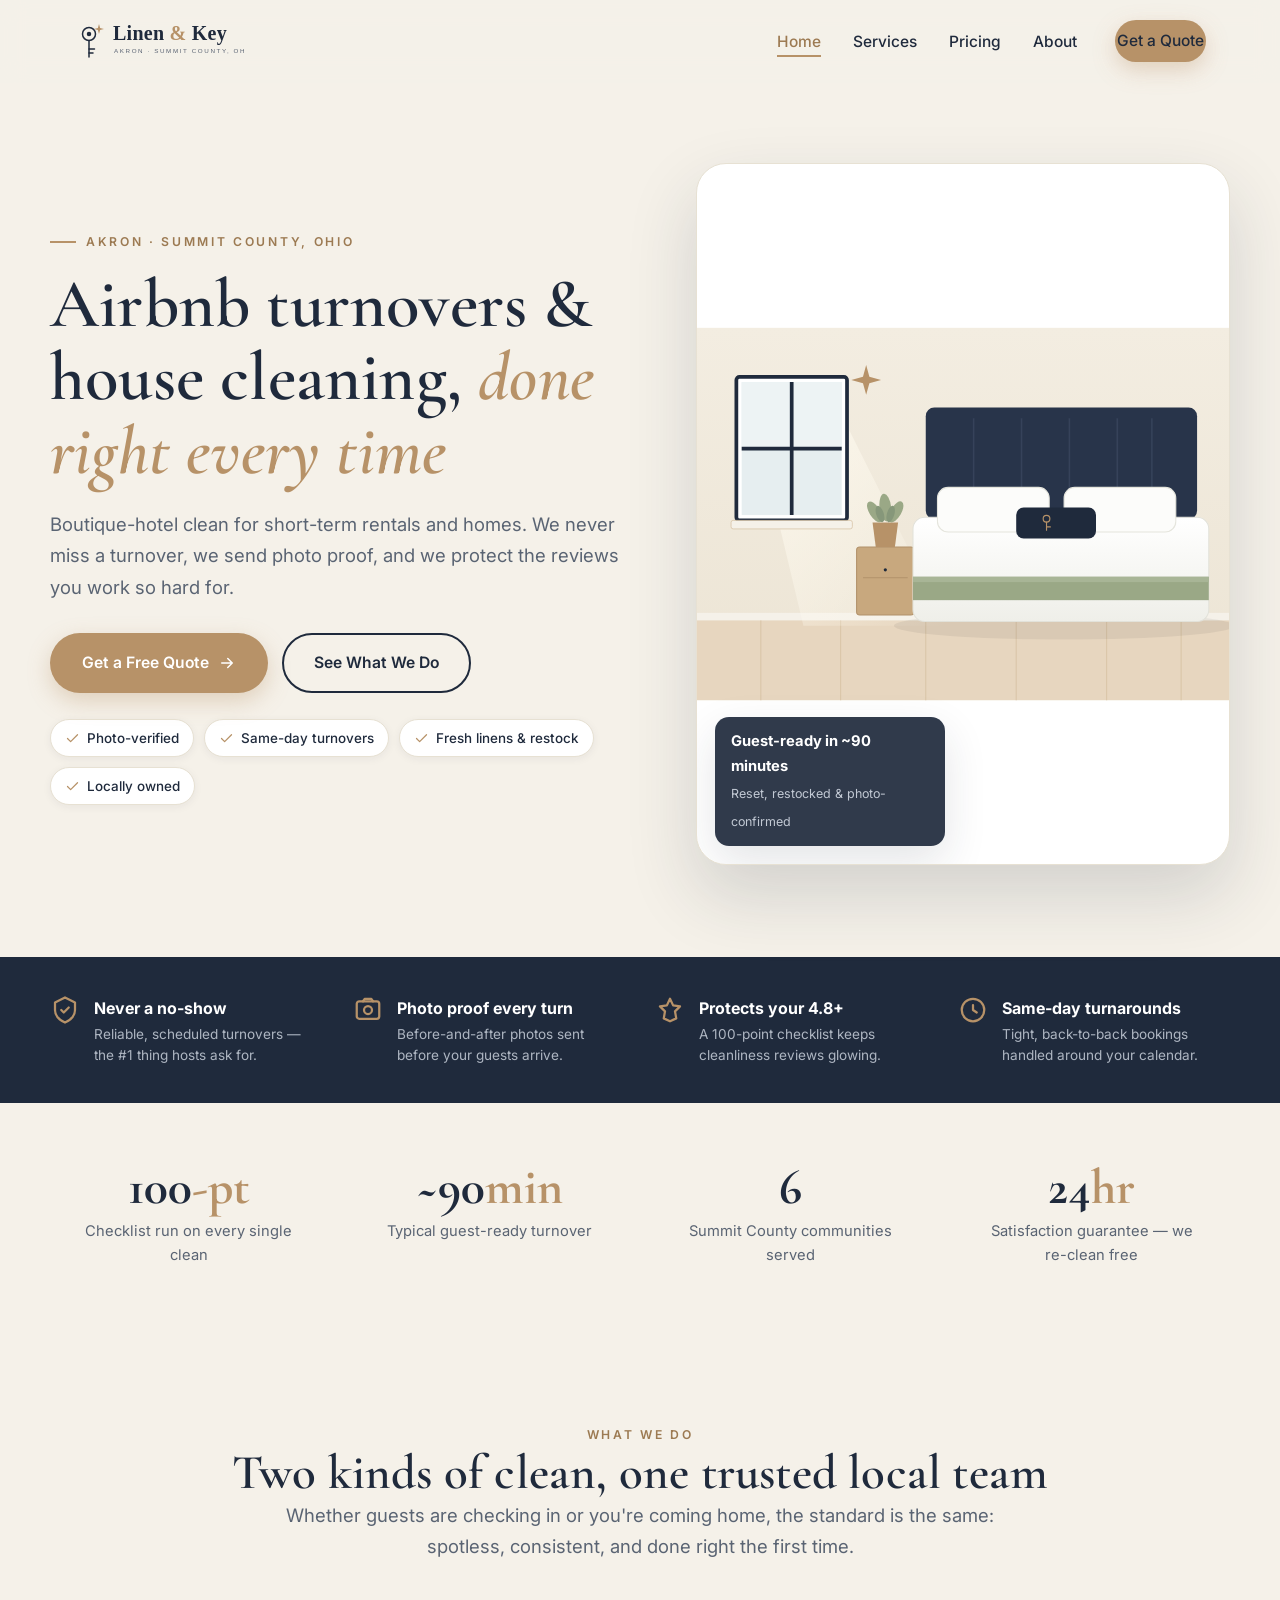
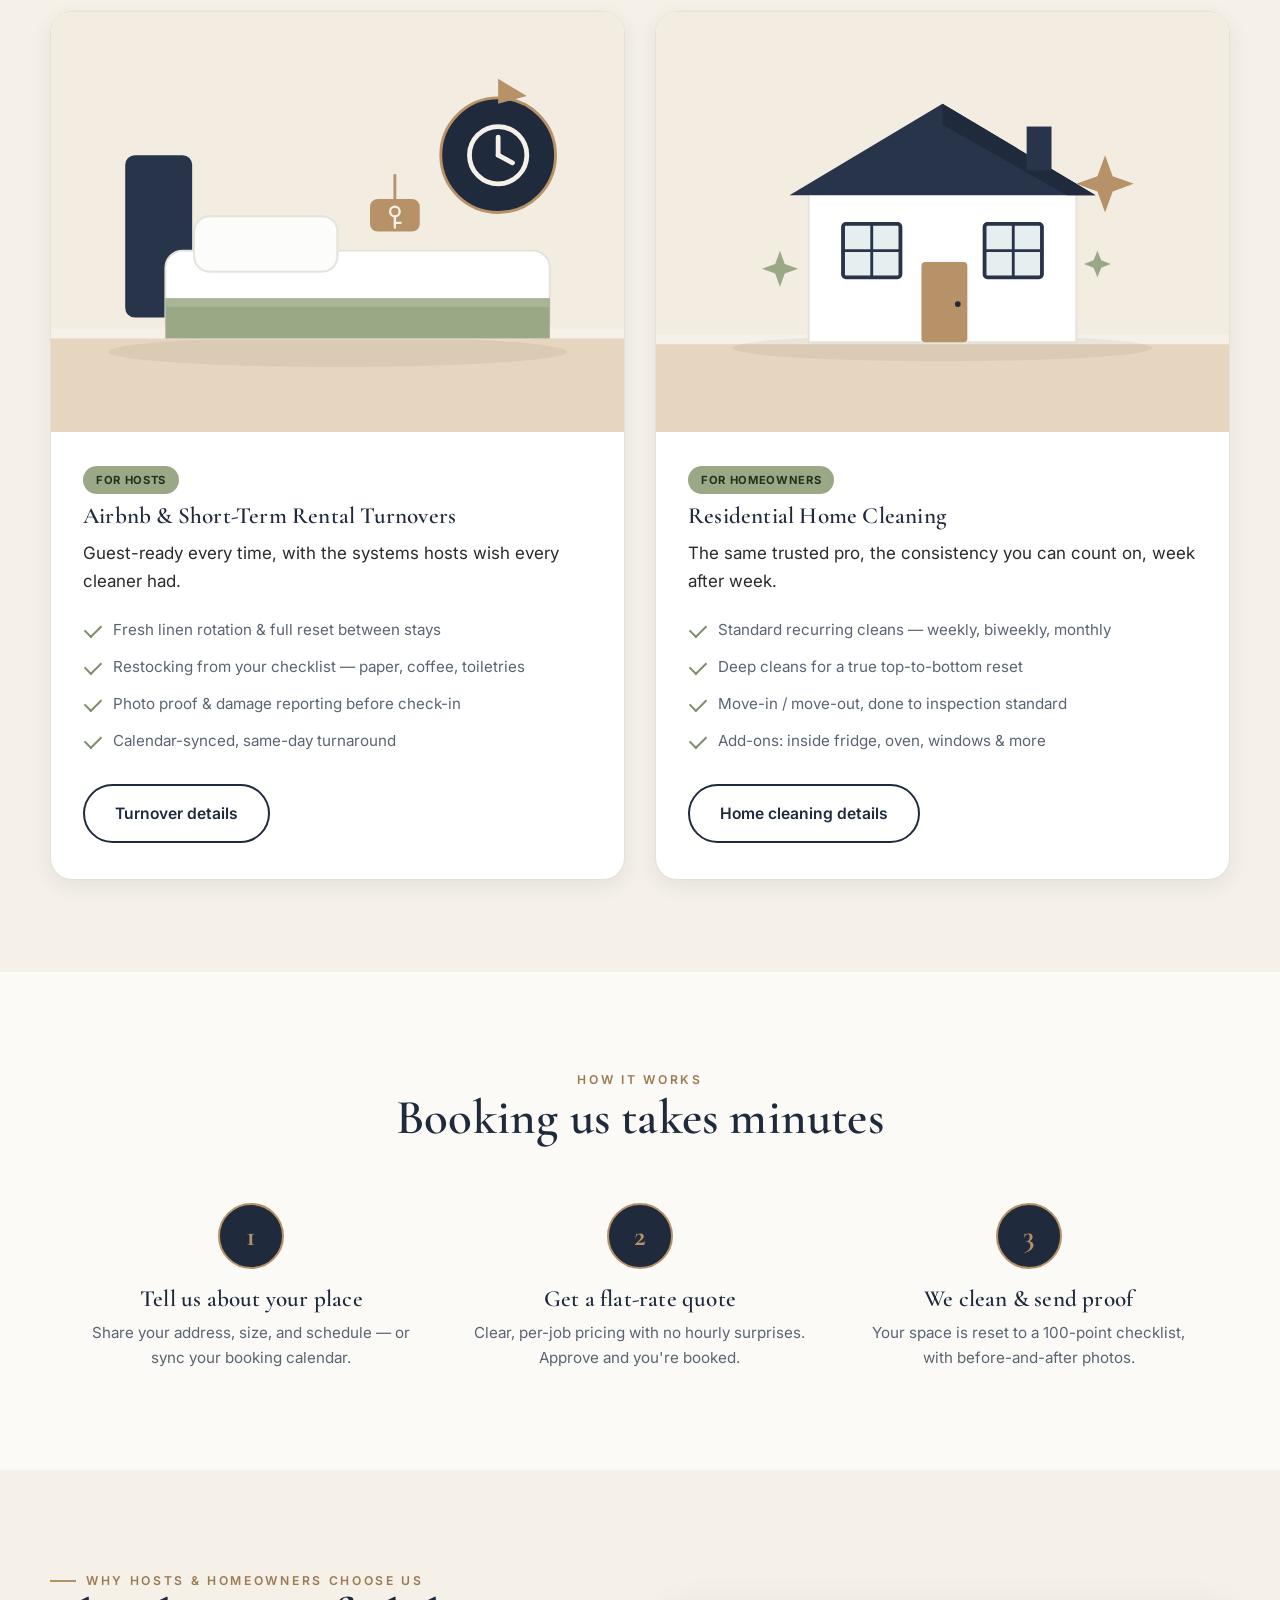
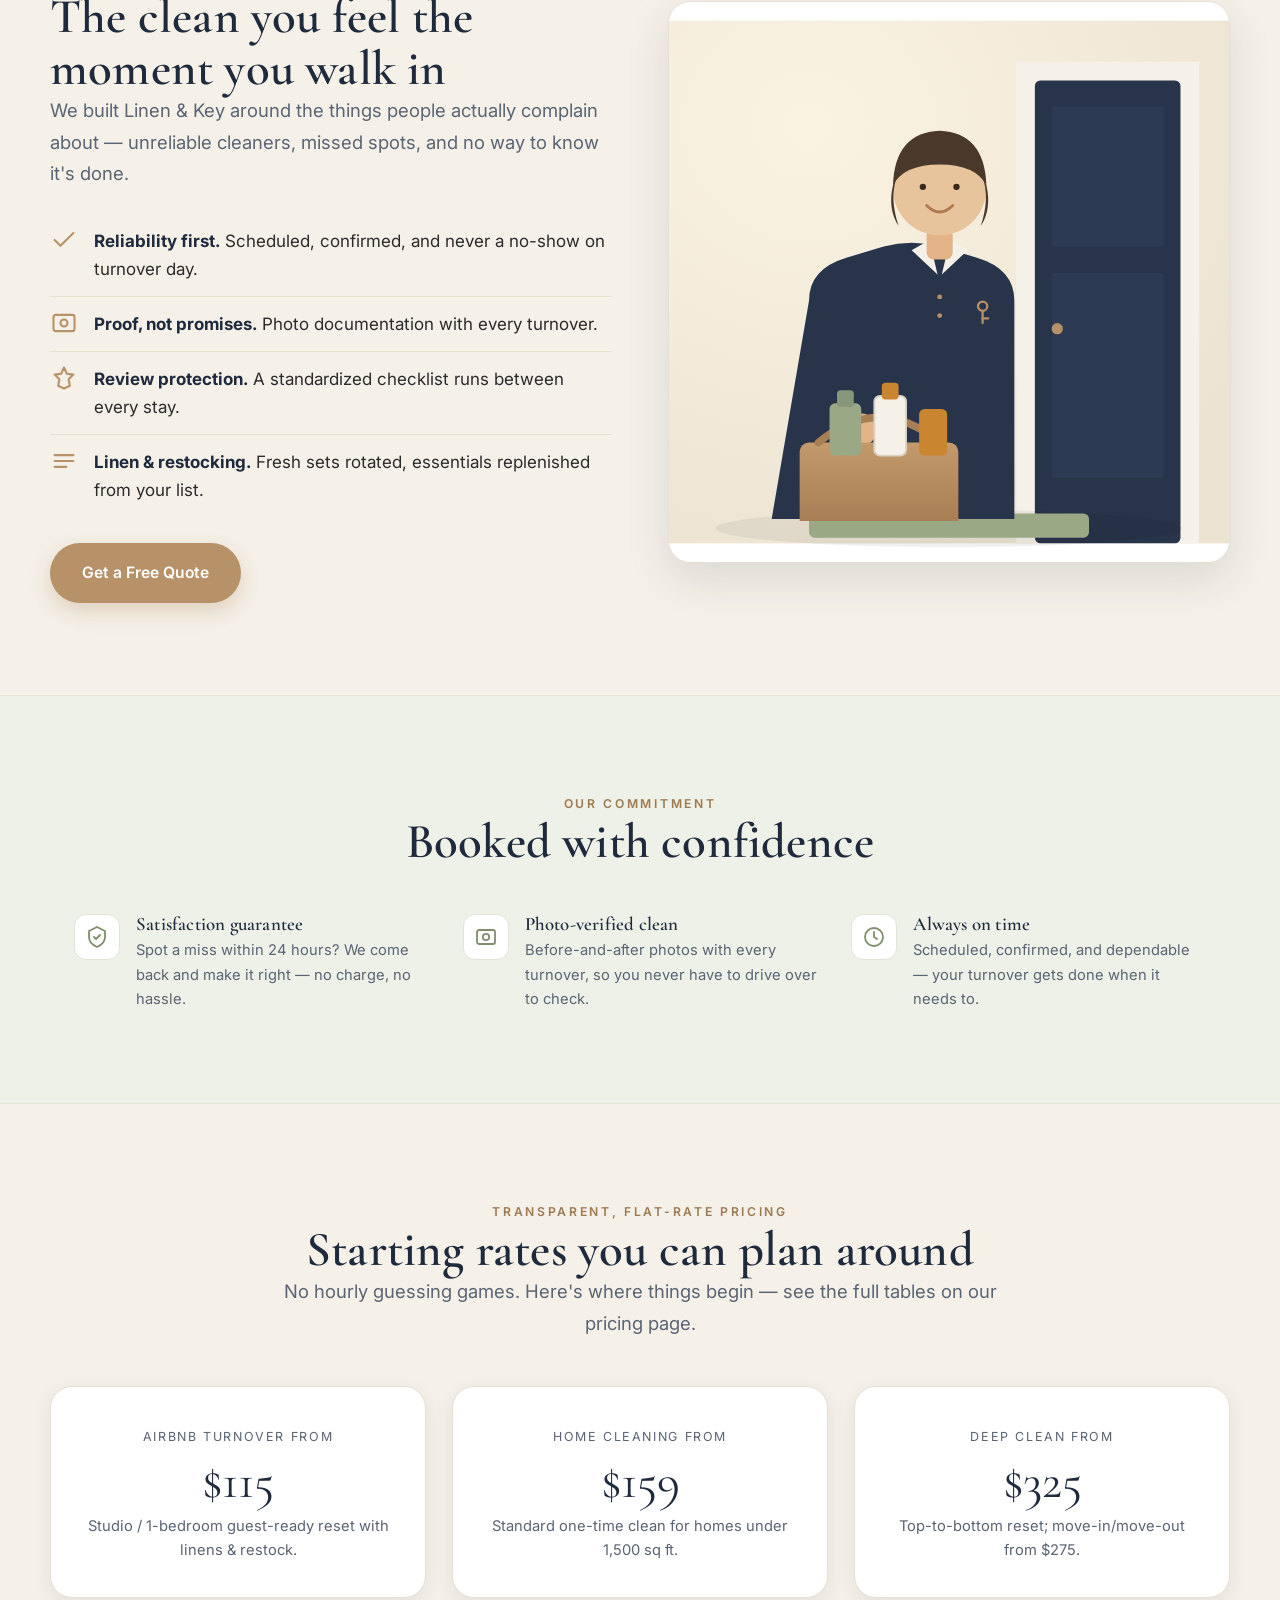
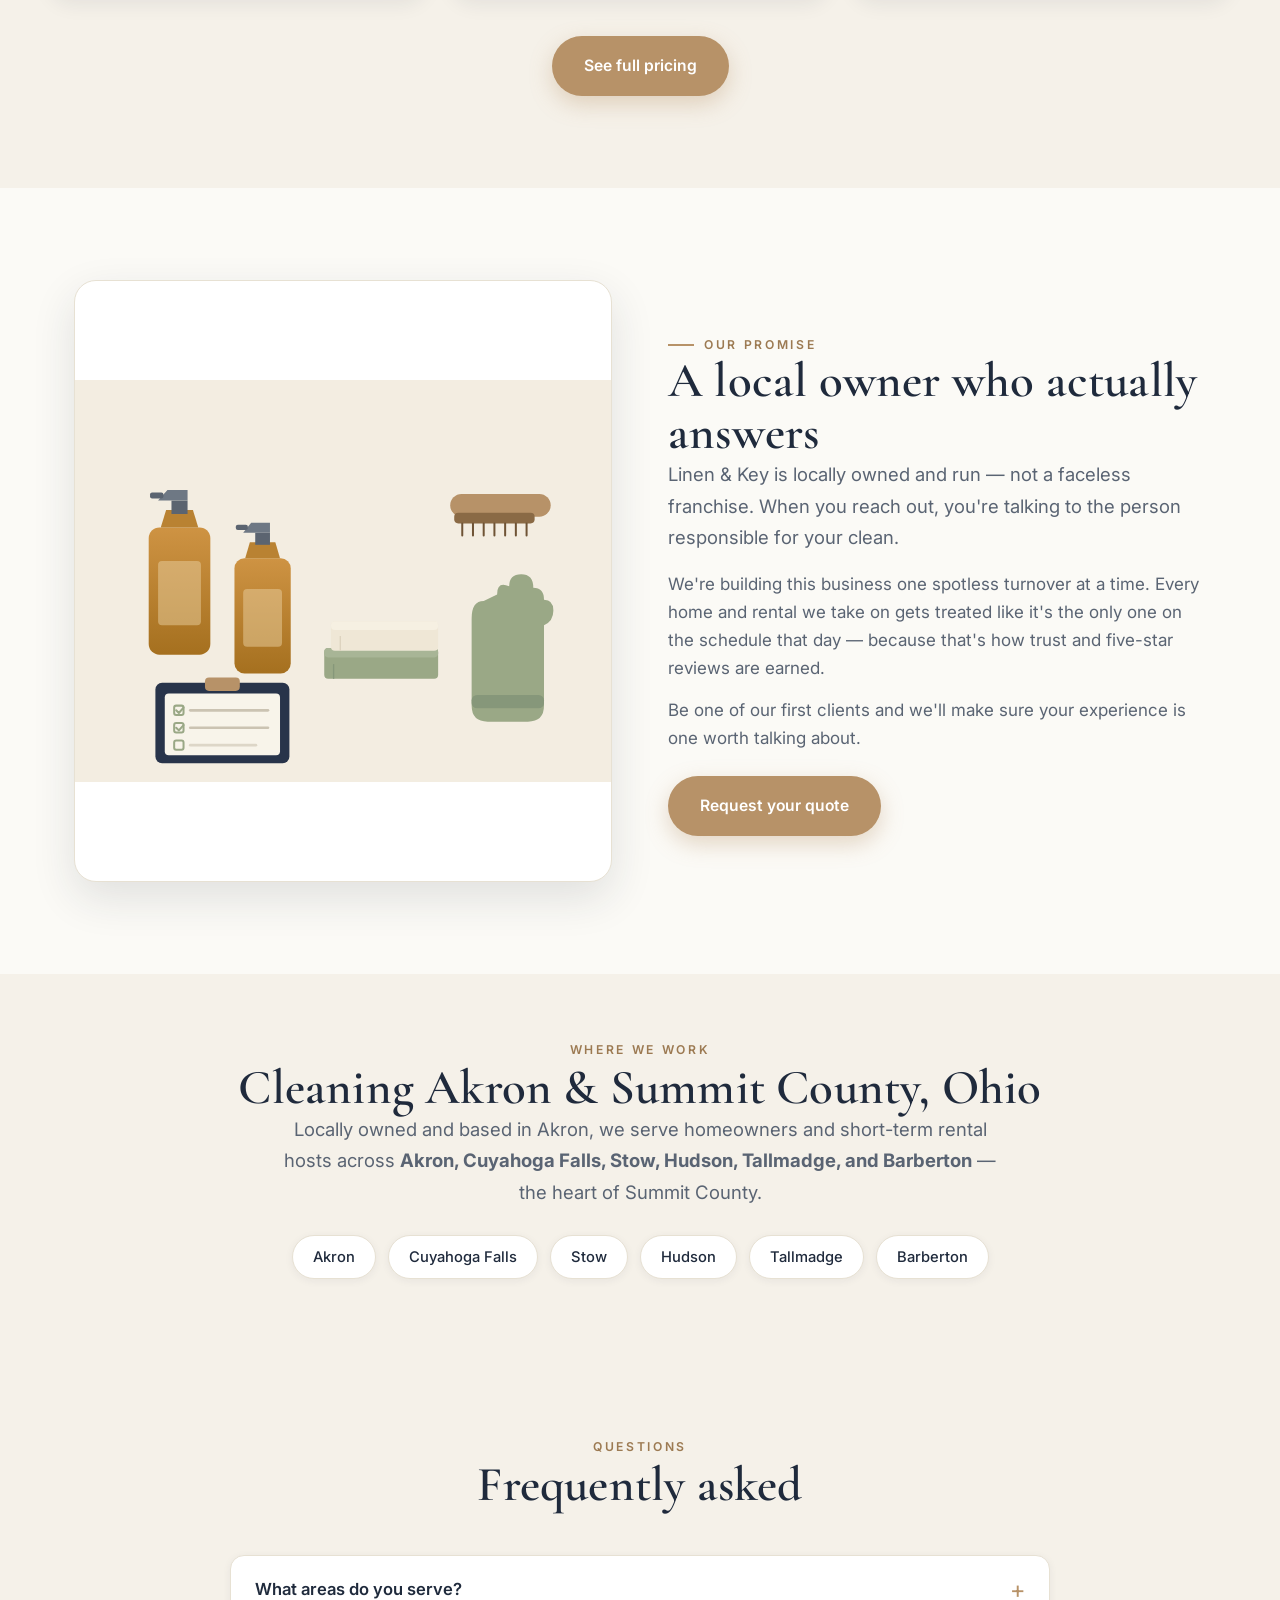
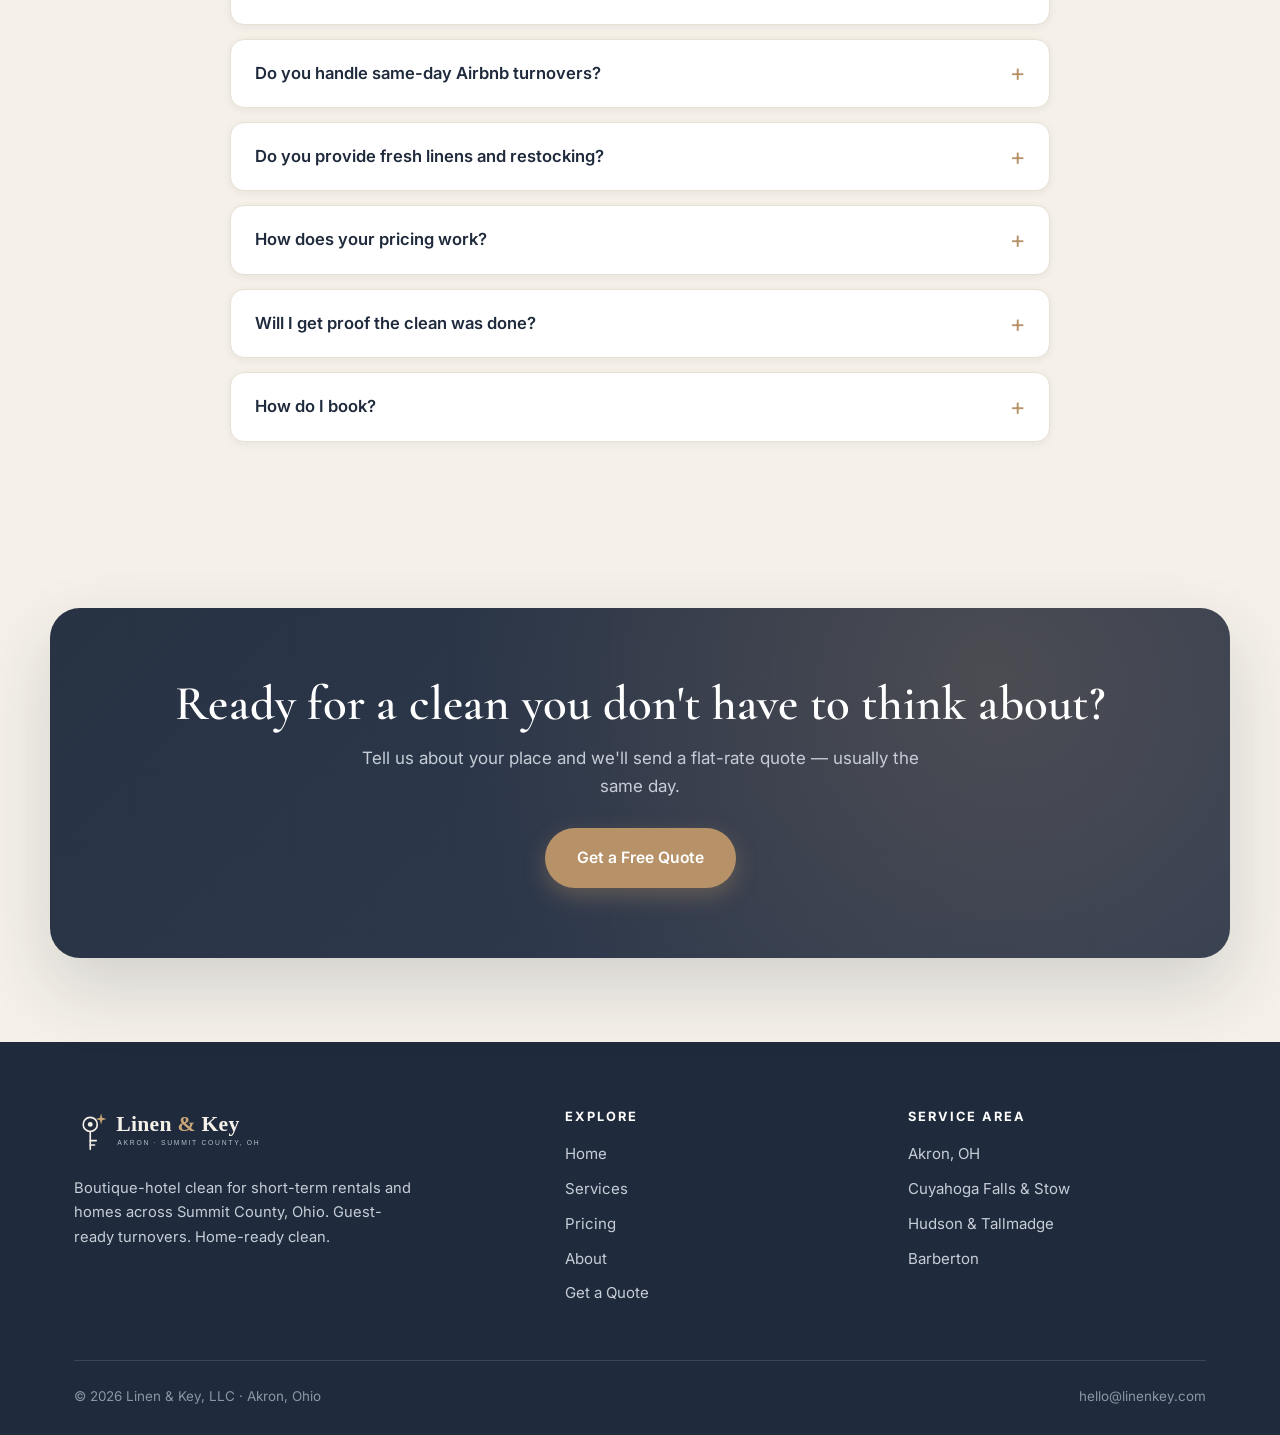
<file: index.html>
<!DOCTYPE html>
<html lang="en">
<head>
<meta charset="UTF-8">
<meta name="viewport" content="width=device-width, initial-scale=1">
<title>Airbnb &amp; House Cleaning Akron, OH | Linen &amp; Key</title>
<meta name="description" content="Linen &amp; Key handles Airbnb turnovers &amp; home cleaning across Akron and Summit County. Reliable, photo-verified, guest-ready. Get a free quote.">
<link rel="canonical" href="https://linenkey.com/">
<link rel="icon" type="image/svg+xml" href="images/favicon.svg">
<meta name="theme-color" content="#1F2A3C">
<meta property="og:title" content="Airbnb &amp; House Cleaning Akron, OH | Linen &amp; Key">
<meta property="og:description" content="Guest-ready turnovers. Home-ready clean. Reliable, photo-verified cleaning for Airbnb hosts and homeowners across Summit County, Ohio.">
<meta property="og:type" content="website">
<meta property="og:url" content="https://linenkey.com/">
<meta property="og:image" content="https://linenkey.com/images/og-image.png">
<meta property="og:site_name" content="Linen &amp; Key">
<meta name="twitter:card" content="summary_large_image">
<meta name="twitter:title" content="Airbnb &amp; House Cleaning Akron, OH | Linen &amp; Key">
<meta name="twitter:description" content="Guest-ready turnovers. Home-ready clean. Reliable, photo-verified cleaning across Summit County, Ohio.">
<meta name="twitter:image" content="https://linenkey.com/images/og-image.png">
<link rel="preconnect" href="https://fonts.googleapis.com">
<link rel="preconnect" href="https://fonts.gstatic.com" crossorigin>
<link href="https://fonts.googleapis.com/css2?family=Cormorant+Garamond:wght@500;600;700&family=Inter:wght@400;500;600;700&display=swap" rel="stylesheet">
<link rel="stylesheet" href="css/styles.css">
<script type="application/ld+json">
{
  "@context":"https://schema.org",
  "@type":"HouseKeeping",
  "name":"Linen & Key",
  "image":"https://linenkey.com/images/og-image.png",
  "url":"https://linenkey.com/",
  "email":"hello@linenkey.com",
  "priceRange":"$$",
  "slogan":"Guest-ready turnovers. Home-ready clean.",
  "address":{"@type":"PostalAddress","addressLocality":"Akron","addressRegion":"OH","postalCode":"44301","addressCountry":"US"},
  "areaServed":["Akron, OH","Cuyahoga Falls, OH","Stow, OH","Hudson, OH","Tallmadge, OH","Barberton, OH"],
  "openingHours":"Mo-Sa 08:00-18:00",
  "description":"Premium Airbnb/short-term rental turnover cleaning and residential home cleaning serving Akron and Summit County, Ohio."
}
</script>
<script type="application/ld+json">
{
  "@context":"https://schema.org",
  "@type":"FAQPage",
  "mainEntity":[
    {"@type":"Question","name":"What areas do you serve?","acceptedAnswer":{"@type":"Answer","text":"We serve Akron, Cuyahoga Falls, Stow, Hudson, Tallmadge, and Barberton in Summit County, Ohio."}},
    {"@type":"Question","name":"Do you handle same-day Airbnb turnovers?","acceptedAnswer":{"@type":"Answer","text":"Yes. We schedule turnovers around your checkout and check-in times and offer same-day service for tight, back-to-back bookings (subject to availability)."}},
    {"@type":"Question","name":"Do you provide fresh linens and restocking?","acceptedAnswer":{"@type":"Answer","text":"Yes. We rotate fresh linen sets, launder as needed, and restock essentials such as toilet paper, paper towels, coffee, and toiletries from your checklist."}},
    {"@type":"Question","name":"How does pricing work?","acceptedAnswer":{"@type":"Answer","text":"We price flat-rate by the job, not by the hour, so you always know the cost up front. Airbnb turnovers start at $115 and recurring home cleans start at $159, with discounts for weekly and biweekly service."}},
    {"@type":"Question","name":"Will I get proof the clean was done?","acceptedAnswer":{"@type":"Answer","text":"Yes. We send before-and-after photos with every turnover so you know your space is guest-ready before anyone arrives."}},
    {"@type":"Question","name":"How do I book?","acceptedAnswer":{"@type":"Answer","text":"Request a free quote through our contact form or email hello@linenkey.com. We typically respond the same day with a flat-rate quote."}}
  ]
}
</script>
</head>
<body>
<a class="skip-link" href="#main">Skip to content</a>

<header class="site-header">
  <div class="wrap nav">
    <a class="brand" href="index.html" aria-label="Linen and Key home"><img src="images/logo-navy.svg" alt="Linen &amp; Key — Airbnb and house cleaning in Akron, Ohio"></a>
    <button class="nav-toggle" aria-label="Open menu" aria-expanded="false"><span></span><span></span><span></span></button>
    <ul class="nav-links">
      <li><a href="index.html" class="active">Home</a></li>
      <li><a href="services.html">Services</a></li>
      <li><a href="pricing.html">Pricing</a></li>
      <li><a href="about.html">About</a></li>
      <li class="nav-cta"><a class="btn btn-primary" href="contact.html">Get a Quote</a></li>
    </ul>
  </div>
</header>

<main id="main">

<!-- HERO -->
<section class="hero wrap">
  <div class="hero-grid">
    <div class="reveal in">
      <span class="eyebrow">Akron · Summit County, Ohio</span>
      <h1>Airbnb turnovers &amp; house cleaning, <span class="accent">done right every time</span></h1>
      <p class="lead">Boutique-hotel clean for short-term rentals and homes. We never miss a turnover, we send photo proof, and we protect the reviews you work so hard for.</p>
      <div class="hero-cta">
        <a class="btn btn-primary" href="contact.html">Get a Free Quote
          <svg viewBox="0 0 24 24" fill="none" stroke="currentColor" stroke-width="2" stroke-linecap="round" stroke-linejoin="round"><path d="M5 12h14M13 6l6 6-6 6"/></svg>
        </a>
        <a class="btn btn-secondary" href="services.html">See What We Do</a>
      </div>
      <div class="hero-badges">
        <span><svg viewBox="0 0 24 24" fill="none" stroke="currentColor" stroke-width="2" stroke-linecap="round" stroke-linejoin="round"><path d="M20 6 9 17l-5-5"/></svg> Photo-verified</span>
        <span><svg viewBox="0 0 24 24" fill="none" stroke="currentColor" stroke-width="2" stroke-linecap="round" stroke-linejoin="round"><path d="M20 6 9 17l-5-5"/></svg> Same-day turnovers</span>
        <span><svg viewBox="0 0 24 24" fill="none" stroke="currentColor" stroke-width="2" stroke-linecap="round" stroke-linejoin="round"><path d="M20 6 9 17l-5-5"/></svg> Fresh linens &amp; restock</span>
        <span><svg viewBox="0 0 24 24" fill="none" stroke="currentColor" stroke-width="2" stroke-linecap="round" stroke-linejoin="round"><path d="M20 6 9 17l-5-5"/></svg> Locally owned</span>
      </div>
    </div>
    <div class="hero-img reveal in">
      <img src="images/hero-bedroom.svg" alt="A freshly made bed with crisp white and grey linens in a bright, modern short-term rental bedroom" width="1000" height="700">
      <div class="hero-tag">
        <strong>Guest-ready in ~90 minutes</strong>
        <span>Reset, restocked &amp; photo-confirmed</span>
      </div>
    </div>
  </div>
</section>

<!-- TRUST BAR -->
<section class="trust">
  <div class="wrap trust-grid">
    <div class="trust-item">
      <svg width="30" height="30" viewBox="0 0 24 24" fill="none" stroke="currentColor" stroke-width="1.8" stroke-linecap="round" stroke-linejoin="round"><path d="M12 2l8 4v6c0 5-3.5 8-8 10-4.5-2-8-5-8-10V6z"/><path d="M9 12l2 2 4-4"/></svg>
      <div><h4>Never a no-show</h4><p>Reliable, scheduled turnovers — the #1 thing hosts ask for.</p></div>
    </div>
    <div class="trust-item">
      <svg width="30" height="30" viewBox="0 0 24 24" fill="none" stroke="currentColor" stroke-width="1.8" stroke-linecap="round" stroke-linejoin="round"><rect x="3" y="5" width="18" height="14" rx="2"/><circle cx="12" cy="12" r="3.2"/><path d="M8 5l1.5-2h5L16 5"/></svg>
      <div><h4>Photo proof every turn</h4><p>Before-and-after photos sent before your guests arrive.</p></div>
    </div>
    <div class="trust-item">
      <svg width="30" height="30" viewBox="0 0 24 24" fill="none" stroke="currentColor" stroke-width="1.8" stroke-linecap="round" stroke-linejoin="round"><path d="M12 3l2.5 5.3 5.5.8-4 4 1 5.6L12 21l-5-2.3 1-5.6-4-4 5.5-.8z"/></svg>
      <div><h4>Protects your 4.8+</h4><p>A 100-point checklist keeps cleanliness reviews glowing.</p></div>
    </div>
    <div class="trust-item">
      <svg width="30" height="30" viewBox="0 0 24 24" fill="none" stroke="currentColor" stroke-width="1.8" stroke-linecap="round" stroke-linejoin="round"><path d="M12 8v4l3 2"/><circle cx="12" cy="12" r="9"/></svg>
      <div><h4>Same-day turnarounds</h4><p>Tight, back-to-back bookings handled around your calendar.</p></div>
    </div>
  </div>
</section>

<!-- STATS -->
<section class="section--tight wrap">
  <div class="stats reveal">
    <div class="stat"><div class="num">100<span>-pt</span></div><p>Checklist run on every single clean</p></div>
    <div class="stat"><div class="num">~90<span>min</span></div><p>Typical guest-ready turnover</p></div>
    <div class="stat"><div class="num">6</div><p>Summit County communities served</p></div>
    <div class="stat"><div class="num">24<span>hr</span></div><p>Satisfaction guarantee — we re-clean free</p></div>
  </div>
</section>

<!-- SERVICES -->
<section class="section wrap reveal">
  <div class="center">
    <span class="eyebrow">What we do</span>
    <h2>Two kinds of clean, one trusted local team</h2>
    <p class="lead">Whether guests are checking in or you're coming home, the standard is the same: spotless, consistent, and done right the first time.</p>
  </div>
  <div class="cards">
    <article class="card">
      <img class="card-img" src="images/service-turnover.svg" alt="Airbnb and short-term rental turnover cleaning — a guest-ready bed with fast turnaround">
      <div class="card-body">
        <span class="pill">For hosts</span>
        <h3 style="margin-top:10px">Airbnb &amp; Short-Term Rental Turnovers</h3>
        <p>Guest-ready every time, with the systems hosts wish every cleaner had.</p>
        <ul class="card-list">
          <li>Fresh linen rotation &amp; full reset between stays</li>
          <li>Restocking from your checklist — paper, coffee, toiletries</li>
          <li>Photo proof &amp; damage reporting before check-in</li>
          <li>Calendar-synced, same-day turnaround</li>
        </ul>
        <a class="btn btn-secondary" href="services.html">Turnover details</a>
      </div>
    </article>
    <article class="card">
      <img class="card-img" src="images/service-residential.svg" alt="Residential home cleaning — a bright, spotless living space">
      <div class="card-body">
        <span class="pill">For homeowners</span>
        <h3 style="margin-top:10px">Residential Home Cleaning</h3>
        <p>The same trusted pro, the consistency you can count on, week after week.</p>
        <ul class="card-list">
          <li>Standard recurring cleans — weekly, biweekly, monthly</li>
          <li>Deep cleans for a true top-to-bottom reset</li>
          <li>Move-in / move-out, done to inspection standard</li>
          <li>Add-ons: inside fridge, oven, windows &amp; more</li>
        </ul>
        <a class="btn btn-secondary" href="services.html">Home cleaning details</a>
      </div>
    </article>
  </div>
</section>

<!-- HOW IT WORKS -->
<section class="section alt">
  <div class="wrap reveal">
    <div class="center">
      <span class="eyebrow">How it works</span>
      <h2>Booking us takes minutes</h2>
    </div>
    <div class="steps">
      <div class="step"><div class="step-num">1</div><h3>Tell us about your place</h3><p>Share your address, size, and schedule — or sync your booking calendar.</p></div>
      <div class="step"><div class="step-num">2</div><h3>Get a flat-rate quote</h3><p>Clear, per-job pricing with no hourly surprises. Approve and you're booked.</p></div>
      <div class="step"><div class="step-num">3</div><h3>We clean &amp; send proof</h3><p>Your space is reset to a 100-point checklist, with before-and-after photos.</p></div>
    </div>
  </div>
</section>

<!-- WHY US (split) -->
<section class="section wrap reveal">
  <div class="split">
    <div>
      <span class="eyebrow">Why hosts &amp; homeowners choose us</span>
      <h2>The clean you feel the moment you walk in</h2>
      <p class="lead">We built Linen &amp; Key around the things people actually complain about — unreliable cleaners, missed spots, and no way to know it's done.</p>
      <ul class="feature-list">
        <li><svg class="ic" viewBox="0 0 24 24" fill="none" stroke="currentColor" stroke-width="1.8" stroke-linecap="round" stroke-linejoin="round"><path d="M20 6L9 17l-5-5"/></svg><strong>Reliability first.</strong> Scheduled, confirmed, and never a no-show on turnover day.</li>
        <li><svg class="ic" viewBox="0 0 24 24" fill="none" stroke="currentColor" stroke-width="1.8" stroke-linecap="round" stroke-linejoin="round"><rect x="3" y="5" width="18" height="14" rx="2"/><circle cx="12" cy="12" r="3"/></svg><strong>Proof, not promises.</strong> Photo documentation with every turnover.</li>
        <li><svg class="ic" viewBox="0 0 24 24" fill="none" stroke="currentColor" stroke-width="1.8" stroke-linecap="round" stroke-linejoin="round"><path d="M12 3l2.5 5.3 5.5.8-4 4 1 5.6L12 21l-5-2.3 1-5.6-4-4 5.5-.8z"/></svg><strong>Review protection.</strong> A standardized checklist runs between every stay.</li>
        <li><svg class="ic" viewBox="0 0 24 24" fill="none" stroke="currentColor" stroke-width="1.8" stroke-linecap="round" stroke-linejoin="round"><path d="M4 7h16M4 12h16M4 17h10"/></svg><strong>Linen &amp; restocking.</strong> Fresh sets rotated, essentials replenished from your list.</li>
      </ul>
      <a class="btn btn-primary" href="contact.html" style="margin-top:26px">Get a Free Quote</a>
    </div>
    <div class="split-img">
      <img src="images/about-trust.svg" alt="A friendly, professional Linen and Key cleaner in a navy polo holding a cleaning caddy at a Summit County front door" width="600" height="560">
    </div>
  </div>
</section>

<!-- GUARANTEE -->
<section class="guarantee section">
  <div class="wrap reveal">
    <div class="center" style="margin-bottom:46px">
      <span class="eyebrow">Our commitment</span>
      <h2>Booked with confidence</h2>
    </div>
    <div class="guar-grid">
      <div class="guar">
        <div class="ic"><svg viewBox="0 0 24 24" fill="none" stroke="currentColor" stroke-width="1.8" stroke-linecap="round" stroke-linejoin="round"><path d="M12 2l8 4v6c0 5-3.5 8-8 10-4.5-2-8-5-8-10V6z"/><path d="M9 12l2 2 4-4"/></svg></div>
        <div><h3>Satisfaction guarantee</h3><p>Spot a miss within 24 hours? We come back and make it right — no charge, no hassle.</p></div>
      </div>
      <div class="guar">
        <div class="ic"><svg viewBox="0 0 24 24" fill="none" stroke="currentColor" stroke-width="1.8" stroke-linecap="round" stroke-linejoin="round"><rect x="3" y="5" width="18" height="14" rx="2"/><circle cx="12" cy="12" r="3.2"/></svg></div>
        <div><h3>Photo-verified clean</h3><p>Before-and-after photos with every turnover, so you never have to drive over to check.</p></div>
      </div>
      <div class="guar">
        <div class="ic"><svg viewBox="0 0 24 24" fill="none" stroke="currentColor" stroke-width="1.8" stroke-linecap="round" stroke-linejoin="round"><circle cx="12" cy="12" r="9"/><path d="M12 7v5l3 2"/></svg></div>
        <div><h3>Always on time</h3><p>Scheduled, confirmed, and dependable — your turnover gets done when it needs to.</p></div>
      </div>
    </div>
  </div>
</section>

<!-- PRICING PREVIEW -->
<section class="section wrap reveal">
  <div class="center">
    <span class="eyebrow">Transparent, flat-rate pricing</span>
    <h2>Starting rates you can plan around</h2>
    <p class="lead">No hourly guessing games. Here's where things begin — see the full tables on our pricing page.</p>
  </div>
  <div class="preview-grid">
    <div class="pcard"><span class="from">Airbnb turnover from</span><div class="amt">$115</div><p>Studio / 1-bedroom guest-ready reset with linens &amp; restock.</p></div>
    <div class="pcard"><span class="from">Home cleaning from</span><div class="amt">$159</div><p>Standard one-time clean for homes under 1,500 sq ft.</p></div>
    <div class="pcard"><span class="from">Deep clean from</span><div class="amt">$325</div><p>Top-to-bottom reset; move-in/move-out from $275.</p></div>
  </div>
  <div class="center" style="margin-top:38px"><a class="btn btn-primary" href="pricing.html">See full pricing</a></div>
</section>

<!-- PROMISE (honest, in place of fabricated reviews) -->
<section class="section alt">
  <div class="wrap reveal">
    <div class="split">
      <div class="split-img">
        <img src="images/process-flatlay.svg" alt="An organized flat-lay of professional cleaning supplies: amber spray bottles, folded microfiber cloths, a scrub brush, gloves and a checklist" width="800" height="600">
      </div>
      <div>
        <span class="eyebrow">Our promise</span>
        <h2>A local owner who actually answers</h2>
        <p class="lead">Linen &amp; Key is locally owned and run — not a faceless franchise. When you reach out, you're talking to the person responsible for your clean.</p>
        <p style="margin-top:16px;color:var(--muted)">We're building this business one spotless turnover at a time. Every home and rental we take on gets treated like it's the only one on the schedule that day — because that's how trust and five-star reviews are earned.</p>
        <p style="margin-top:14px;color:var(--muted)">Be one of our first clients and we'll make sure your experience is one worth talking about.</p>
        <a class="btn btn-primary" href="contact.html" style="margin-top:24px">Request your quote</a>
      </div>
    </div>
  </div>
</section>

<!-- SERVICE AREA -->
<section class="section--tight wrap reveal">
  <div class="center">
    <span class="eyebrow">Where we work</span>
    <h2>Cleaning Akron &amp; Summit County, Ohio</h2>
    <p class="lead">Locally owned and based in Akron, we serve homeowners and short-term rental hosts across <strong>Akron, Cuyahoga Falls, Stow, Hudson, Tallmadge, and Barberton</strong> — the heart of Summit County.</p>
  </div>
  <div class="area-list">
    <span>Akron</span><span>Cuyahoga Falls</span><span>Stow</span><span>Hudson</span><span>Tallmadge</span><span>Barberton</span>
  </div>
</section>

<!-- FAQ -->
<section class="section wrap reveal">
  <div class="center">
    <span class="eyebrow">Questions</span>
    <h2>Frequently asked</h2>
  </div>
  <div class="faq">
    <details><summary>What areas do you serve?</summary><div class="ans">We serve Akron, Cuyahoga Falls, Stow, Hudson, Tallmadge, and Barberton in Summit County, Ohio. Just outside these? Ask — we may still be able to help.</div></details>
    <details><summary>Do you handle same-day Airbnb turnovers?</summary><div class="ans">Yes. We schedule turnovers around your checkout and check-in times and offer same-day service for tight, back-to-back bookings (subject to availability). Same-day/emergency turns carry a 25% rush rate.</div></details>
    <details><summary>Do you provide fresh linens and restocking?</summary><div class="ans">Yes. We rotate fresh linen sets, launder as needed, and restock essentials such as toilet paper, paper towels, coffee, and toiletries from a checklist you set up with us.</div></details>
    <details><summary>How does your pricing work?</summary><div class="ans">We price flat-rate by the job, not by the hour, so you always know the cost up front. Airbnb turnovers start at $115 and recurring home cleans start at $159, with discounts of up to 20% for weekly and biweekly service. See the <a href="pricing.html" style="color:var(--brass-dk);text-decoration:underline">full pricing page</a>.</div></details>
    <details><summary>Will I get proof the clean was done?</summary><div class="ans">Always. We send before-and-after photos with every turnover so you know your space is guest-ready before anyone arrives — and we flag any damage or low supplies we spot.</div></details>
    <details><summary>How do I book?</summary><div class="ans">Request a free quote through our <a href="contact.html" style="color:var(--brass-dk);text-decoration:underline">contact form</a> or email <a href="mailto:hello@linenkey.com" style="color:var(--brass-dk);text-decoration:underline">hello@linenkey.com</a>. We typically reply the same day with a flat-rate quote.</div></details>
  </div>
</section>

<!-- FINAL CTA -->
<section class="section--tight wrap">
  <div class="cta-banner reveal">
    <h2>Ready for a clean you don't have to think about?</h2>
    <p>Tell us about your place and we'll send a flat-rate quote — usually the same day.</p>
    <a class="btn btn-primary" href="contact.html">Get a Free Quote</a>
  </div>
</section>

</main>

<footer class="site-footer">
  <div class="wrap">
    <div class="foot-grid">
      <div class="f-brand">
        <img src="images/logo-white.svg" alt="Linen &amp; Key">
        <p>Boutique-hotel clean for short-term rentals and homes across Summit County, Ohio. Guest-ready turnovers. Home-ready clean.</p>
      </div>
      <div class="foot-col">
        <h4>Explore</h4>
        <ul>
          <li><a href="index.html">Home</a></li>
          <li><a href="services.html">Services</a></li>
          <li><a href="pricing.html">Pricing</a></li>
          <li><a href="about.html">About</a></li>
          <li><a href="contact.html">Get a Quote</a></li>
        </ul>
      </div>
      <div class="foot-col">
        <h4>Service Area</h4>
        <ul>
          <li>Akron, OH</li>
          <li>Cuyahoga Falls &amp; Stow</li>
          <li>Hudson &amp; Tallmadge</li>
          <li>Barberton</li>
        </ul>
      </div>
    </div>
    <div class="foot-bottom">
      <span>© <span data-year>2026</span> Linen &amp; Key, LLC · Akron, Ohio</span>
      <span>hello@linenkey.com</span>
    </div>
  </div>
</footer>

<script src="js/main.js"></script>
</body>
</html>
</file>
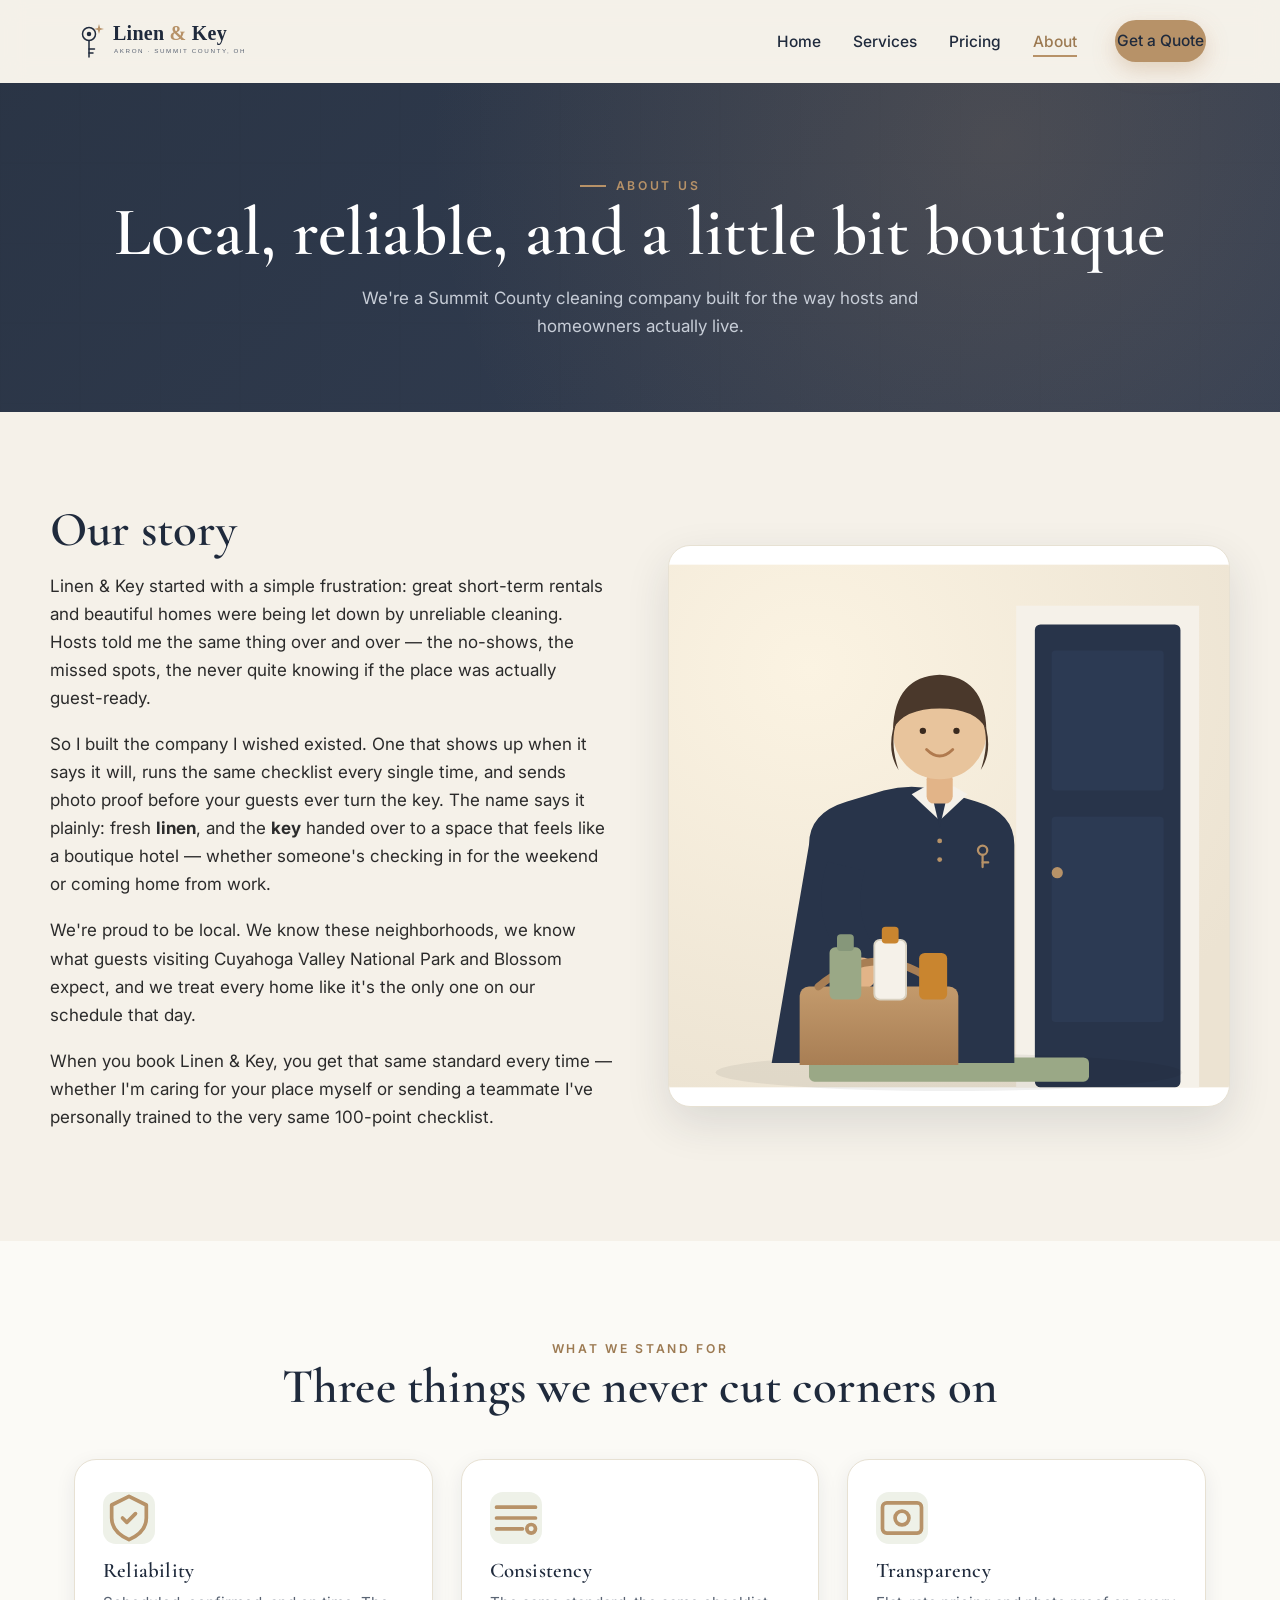
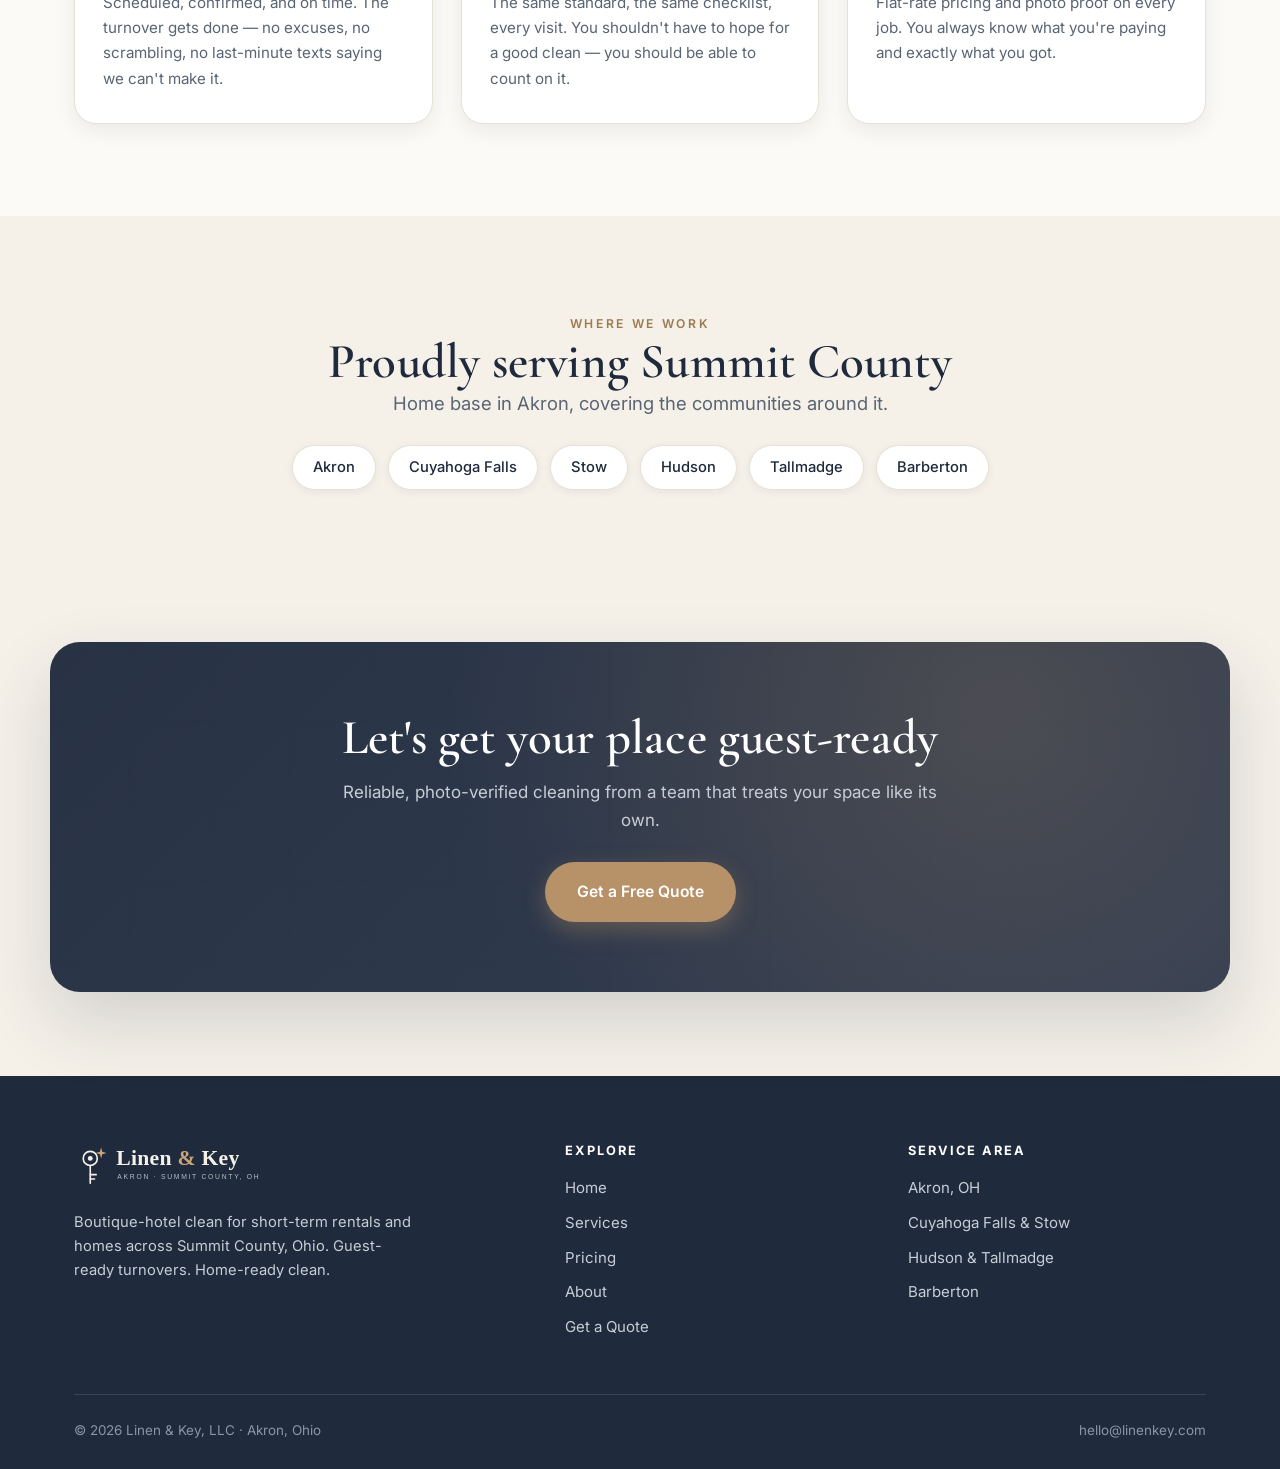
<file: about.html>
<!DOCTYPE html>
<html lang="en">
<head>
<meta charset="UTF-8">
<meta name="viewport" content="width=device-width, initial-scale=1">
<title>About Linen &amp; Key | Summit County Cleaners</title>
<meta name="description" content="Locally owned Airbnb &amp; home cleaning team serving Akron, Cuyahoga Falls, Stow, Hudson, Tallmadge &amp; Barberton. Meet the team behind Linen &amp; Key.">
<link rel="canonical" href="https://linenkey.com/about.html">
<link rel="icon" type="image/svg+xml" href="images/favicon.svg">
<meta name="theme-color" content="#1F2A3C">
<meta property="og:type" content="website">
<meta property="og:site_name" content="Linen &amp; Key">
<meta property="og:url" content="https://linenkey.com/about.html">
<meta property="og:title" content="About Linen &amp; Key | Summit County Cleaners">
<meta property="og:description" content="Locally owned Airbnb &amp; home cleaning team serving Akron, Cuyahoga Falls, Stow, Hudson, Tallmadge &amp; Barberton.">
<meta property="og:image" content="https://linenkey.com/images/og-image.png">
<meta name="twitter:card" content="summary_large_image">
<meta name="twitter:image" content="https://linenkey.com/images/og-image.png">
<link rel="preconnect" href="https://fonts.googleapis.com">
<link rel="preconnect" href="https://fonts.gstatic.com" crossorigin>
<link href="https://fonts.googleapis.com/css2?family=Cormorant+Garamond:wght@500;600;700&family=Inter:wght@400;500;600;700&display=swap" rel="stylesheet">
<link rel="stylesheet" href="css/styles.css">
<script type="application/ld+json">
{
  "@context":"https://schema.org",
  "@type":"HouseKeeping",
  "name":"Linen & Key",
  "url":"https://linenkey.com/about.html",
  "areaServed":["Akron, OH","Cuyahoga Falls, OH","Stow, OH","Hudson, OH","Tallmadge, OH","Barberton, OH"],
  "description":"Locally owned Airbnb turnover and residential cleaning serving Summit County, Ohio."
}
</script>
</head>
<body>
<a class="skip-link" href="#main">Skip to content</a>

<header class="site-header">
  <div class="wrap nav">
    <a class="brand" href="index.html" aria-label="Linen and Key home"><img src="images/logo-navy.svg" alt="Linen &amp; Key — Airbnb and house cleaning in Akron, Ohio"></a>
    <button class="nav-toggle" aria-label="Open menu" aria-expanded="false"><span></span><span></span><span></span></button>
    <ul class="nav-links">
      <li><a href="index.html">Home</a></li>
      <li><a href="services.html">Services</a></li>
      <li><a href="pricing.html">Pricing</a></li>
      <li><a href="about.html" class="active">About</a></li>
      <li class="nav-cta"><a class="btn btn-primary" href="contact.html">Get a Quote</a></li>
    </ul>
  </div>
</header>

<main id="main">

<section class="page-head">
  <span class="eyebrow" style="color:var(--brass)">About Us</span>
  <h1>Local, reliable, and a little bit boutique</h1>
  <p>We're a Summit County cleaning company built for the way hosts and homeowners actually live.</p>
</section>

<section class="section wrap">
  <div class="split">
    <div class="prose">
      <h2 style="margin-bottom:16px">Our story</h2>
      <p>Linen &amp; Key started with a simple frustration: great short-term rentals and beautiful homes were being let down by unreliable cleaning. Hosts told me the same thing over and over — the no-shows, the missed spots, the never quite knowing if the place was actually guest-ready.</p>
      <p>So I built the company I wished existed. One that shows up when it says it will, runs the same checklist every single time, and sends photo proof before your guests ever turn the key. The name says it plainly: fresh <strong>linen</strong>, and the <strong>key</strong> handed over to a space that feels like a boutique hotel — whether someone's checking in for the weekend or coming home from work.</p>
      <p>We're proud to be local. We know these neighborhoods, we know what guests visiting Cuyahoga Valley National Park and Blossom expect, and we treat every home like it's the only one on our schedule that day.</p>
      <p>When you book Linen &amp; Key, you get that same standard every time — whether I'm caring for your place myself or sending a teammate I've personally trained to the very same 100-point checklist.</p>
    </div>
    <div class="split-img"><img src="images/about-trust.svg" alt="A friendly, professional Linen and Key cleaner in a navy polo holding a cleaning caddy at a Summit County front door" width="600" height="560"></div>
  </div>
</section>

<section class="section alt">
  <div class="wrap">
    <div class="center"><span class="eyebrow">What we stand for</span><h2>Three things we never cut corners on</h2></div>
    <div class="values">
      <div class="value">
        <svg class="ic" viewBox="0 0 24 24" fill="none" stroke="currentColor" stroke-width="1.7" stroke-linecap="round" stroke-linejoin="round"><path d="M12 2l8 4v6c0 5-3.5 8-8 10-4.5-2-8-5-8-10V6z"/><path d="M9 12l2 2 4-4"/></svg>
        <h3>Reliability</h3>
        <p>Scheduled, confirmed, and on time. The turnover gets done — no excuses, no scrambling, no last-minute texts saying we can't make it.</p>
      </div>
      <div class="value">
        <svg class="ic" viewBox="0 0 24 24" fill="none" stroke="currentColor" stroke-width="1.7" stroke-linecap="round" stroke-linejoin="round"><path d="M3 7h18M3 12h18M3 17h12"/><circle cx="19" cy="17" r="2"/></svg>
        <h3>Consistency</h3>
        <p>The same standard, the same checklist, every visit. You shouldn't have to hope for a good clean — you should be able to count on it.</p>
      </div>
      <div class="value">
        <svg class="ic" viewBox="0 0 24 24" fill="none" stroke="currentColor" stroke-width="1.7" stroke-linecap="round" stroke-linejoin="round"><rect x="3" y="5" width="18" height="14" rx="2"/><circle cx="12" cy="12" r="3.2"/></svg>
        <h3>Transparency</h3>
        <p>Flat-rate pricing and photo proof on every job. You always know what you're paying and exactly what you got.</p>
      </div>
    </div>
  </div>
</section>

<section class="section wrap">
  <div class="center">
    <span class="eyebrow">Where we work</span>
    <h2>Proudly serving Summit County</h2>
    <p class="lead">Home base in Akron, covering the communities around it.</p>
  </div>
  <div class="area-list center" style="justify-content:center">
    <span>Akron</span><span>Cuyahoga Falls</span><span>Stow</span><span>Hudson</span><span>Tallmadge</span><span>Barberton</span>
  </div>
</section>

<section class="section--tight wrap">
  <div class="cta-banner">
    <h2>Let's get your place guest-ready</h2>
    <p>Reliable, photo-verified cleaning from a team that treats your space like its own.</p>
    <a class="btn btn-primary" href="contact.html">Get a Free Quote</a>
  </div>
</section>

</main>

<footer class="site-footer">
  <div class="wrap">
    <div class="foot-grid">
      <div>
        <img src="images/logo-white.svg" alt="Linen &amp; Key">
        <p>Boutique-hotel clean for short-term rentals and homes across Summit County, Ohio. Guest-ready turnovers. Home-ready clean.</p>
      </div>
      <div class="foot-col"><h4>Explore</h4><ul>
        <li><a href="index.html">Home</a></li><li><a href="services.html">Services</a></li>
        <li><a href="pricing.html">Pricing</a></li><li><a href="about.html">About</a></li>
        <li><a href="contact.html">Get a Quote</a></li></ul></div>
      <div class="foot-col"><h4>Service Area</h4><ul>
        <li>Akron, OH</li><li>Cuyahoga Falls &amp; Stow</li><li>Hudson &amp; Tallmadge</li>
        <li>Barberton</li></ul></div>
    </div>
    <div class="foot-bottom">
      <span>© <span data-year>2026</span> Linen &amp; Key, LLC · Akron, Ohio</span>
      <span>hello@linenkey.com</span>
    </div>
  </div>
</footer>

<script src="js/main.js"></script>
</body>
</html>
         
</file>
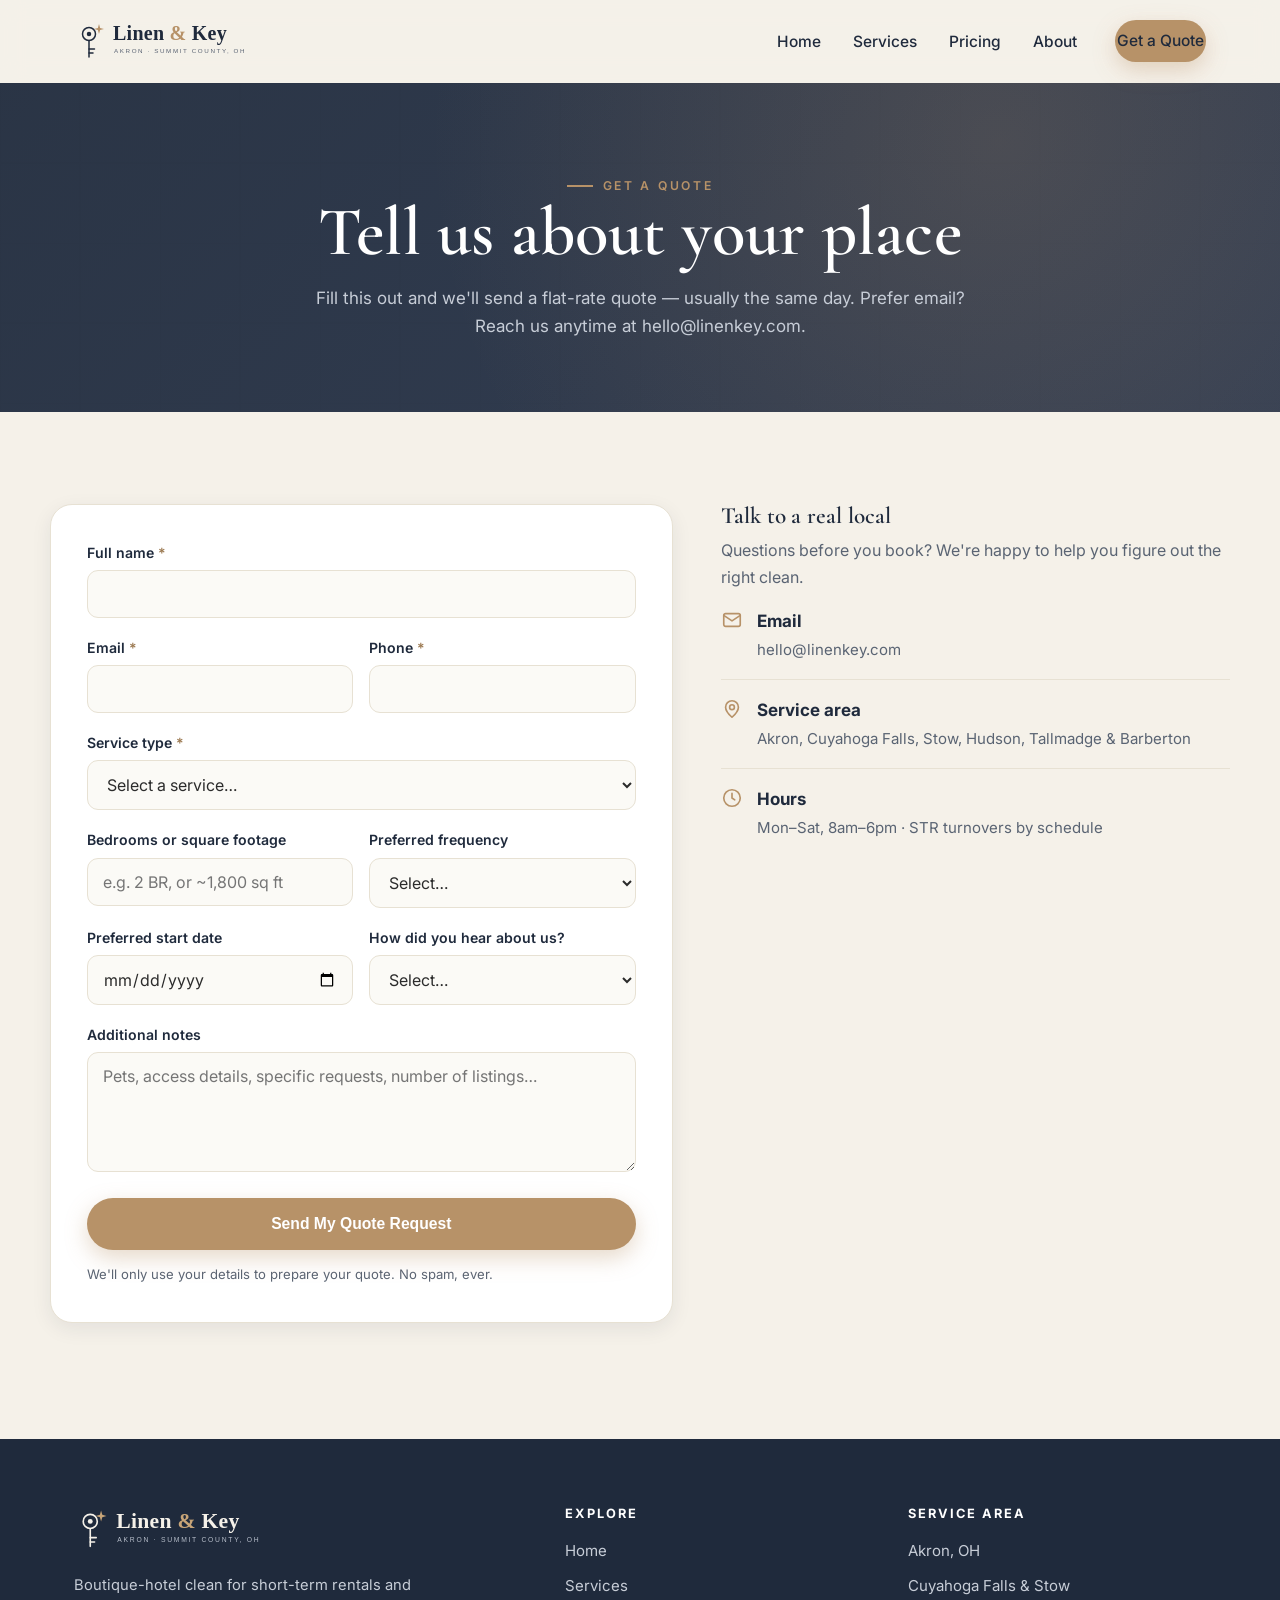
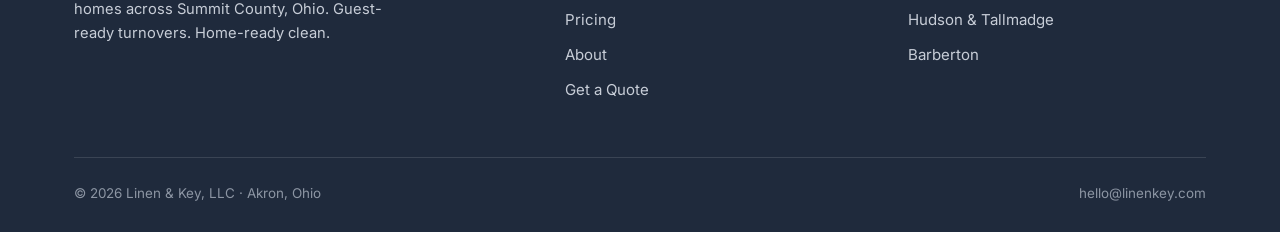
<file: contact.html>
<!DOCTYPE html>
<html lang="en">
<head>
<meta charset="UTF-8">
<meta name="viewport" content="width=device-width, initial-scale=1">
<title>Get a Free Cleaning Quote Akron OH | Linen &amp; Key</title>
<meta name="description" content="Request a free Airbnb turnover or house cleaning quote in Akron &amp; Summit County. Fast response from Linen &amp; Key. Call or book online today.">
<link rel="canonical" href="https://linenkey.com/contact.html">
<link rel="icon" type="image/svg+xml" href="images/favicon.svg">
<meta name="theme-color" content="#1F2A3C">
<meta property="og:type" content="website">
<meta property="og:site_name" content="Linen &amp; Key">
<meta property="og:url" content="https://linenkey.com/contact.html">
<meta property="og:title" content="Get a Free Cleaning Quote Akron OH | Linen &amp; Key">
<meta property="og:description" content="Request a free Airbnb turnover or house cleaning quote in Akron &amp; Summit County. Fast same-day response.">
<meta property="og:image" content="https://linenkey.com/images/og-image.png">
<meta name="twitter:card" content="summary_large_image">
<meta name="twitter:image" content="https://linenkey.com/images/og-image.png">
<link rel="preconnect" href="https://fonts.googleapis.com">
<link rel="preconnect" href="https://fonts.gstatic.com" crossorigin>
<link href="https://fonts.googleapis.com/css2?family=Cormorant+Garamond:wght@500;600;700&family=Inter:wght@400;500;600;700&display=swap" rel="stylesheet">
<link rel="stylesheet" href="css/styles.css">
<script type="application/ld+json">
{
  "@context":"https://schema.org",
  "@type":"HouseKeeping",
  "name":"Linen & Key",
  "url":"https://linenkey.com/contact.html",
  "email":"hello@linenkey.com",
  "priceRange":"$$",
  "address":{"@type":"PostalAddress","addressLocality":"Akron","addressRegion":"OH","postalCode":"44301","addressCountry":"US"},
  "areaServed":["Akron, OH","Cuyahoga Falls, OH","Stow, OH","Hudson, OH","Tallmadge, OH","Barberton, OH"]
}
</script>
</head>
<body>
<a class="skip-link" href="#main">Skip to content</a>

<header class="site-header">
  <div class="wrap nav">
    <a class="brand" href="index.html" aria-label="Linen and Key home"><img src="images/logo-navy.svg" alt="Linen &amp; Key — Airbnb and house cleaning in Akron, Ohio"></a>
    <button class="nav-toggle" aria-label="Open menu" aria-expanded="false"><span></span><span></span><span></span></button>
    <ul class="nav-links">
      <li><a href="index.html">Home</a></li>
      <li><a href="services.html">Services</a></li>
      <li><a href="pricing.html">Pricing</a></li>
      <li><a href="about.html">About</a></li>
      <li class="nav-cta"><a class="btn btn-primary" href="contact.html">Get a Quote</a></li>
    </ul>
  </div>
</header>

<main id="main">

<section class="page-head">
  <span class="eyebrow" style="color:var(--brass)">Get a Quote</span>
  <h1>Tell us about your place</h1>
  <p>Fill this out and we'll send a flat-rate quote — usually the same day. Prefer email? Reach us anytime at hello@linenkey.com.</p>
</section>

<section class="section wrap">
  <div class="form-grid">
    <div>
      <div class="form-success" role="status">Thanks — your request is in! We'll be in touch shortly with your flat-rate quote.</div>
      <form id="quote-form" class="qform" action="mailto:hello@linenkey.com" method="POST" enctype="text/plain" data-email="hello@linenkey.com" novalidate>
        <div class="field">
          <label for="name">Full name <span class="req">*</span></label>
          <input type="text" id="name" name="name" autocomplete="name" required>
          <span class="error-msg">Please enter your name.</span>
        </div>
        <div class="field two">
          <div class="field" style="margin:0">
            <label for="email">Email <span class="req">*</span></label>
            <input type="email" id="email" name="email" autocomplete="email" required>
            <span class="error-msg">Please enter a valid email address.</span>
          </div>
          <div class="field" style="margin:0">
            <label for="phone">Phone <span class="req">*</span></label>
            <input type="tel" id="phone" name="phone" autocomplete="tel" required>
            <span class="error-msg">Please enter a valid phone number.</span>
          </div>
        </div>
        <div class="field">
          <label for="service">Service type <span class="req">*</span></label>
          <select id="service" name="service" required>
            <option value="">Select a service…</option>
            <option>Airbnb / Short-Term Rental Turnover</option>
            <option>Residential Standard Clean</option>
            <option>Deep Clean</option>
            <option>Move-In / Move-Out</option>
            <option>Not sure yet</option>
          </select>
          <span class="error-msg">Please choose a service.</span>
        </div>
        <div class="field two">
          <div class="field" style="margin:0">
            <label for="size">Bedrooms or square footage</label>
            <input type="text" id="size" name="size" placeholder="e.g. 2 BR, or ~1,800 sq ft">
          </div>
          <div class="field" style="margin:0">
            <label for="frequency">Preferred frequency</label>
            <select id="frequency" name="frequency">
              <option value="">Select…</option>
              <option>One-time</option>
              <option>Weekly</option>
              <option>Biweekly</option>
              <option>Monthly</option>
              <option>Per turnover (STR)</option>
            </select>
          </div>
        </div>
        <div class="field two">
          <div class="field" style="margin:0">
            <label for="startdate">Preferred start date</label>
            <input type="date" id="startdate" name="start_date">
          </div>
          <div class="field" style="margin:0">
            <label for="referral">How did you hear about us?</label>
            <select id="referral" name="referral">
              <option value="">Select…</option>
              <option>Google search</option>
              <option>Referral from a friend</option>
              <option>Airbnb / host community</option>
              <option>Social media</option>
              <option>Other</option>
            </select>
          </div>
        </div>
        <div class="field">
          <label for="notes">Additional notes</label>
          <textarea id="notes" name="notes" placeholder="Pets, access details, specific requests, number of listings…"></textarea>
        </div>
        <button type="submit" class="btn btn-primary btn-block">Send My Quote Request</button>
        <p style="font-size:.82rem;color:var(--muted);margin-top:14px">We'll only use your details to prepare your quote. No spam, ever.</p>
      </form>
    </div>

    <aside class="contact-aside">
      <h3>Talk to a real local</h3>
      <p class="lead" style="font-size:1rem">Questions before you book? We're happy to help you figure out the right clean.</p>
      <div class="contact-line">
        <svg width="22" height="22" viewBox="0 0 24 24" fill="none" stroke="currentColor" stroke-width="1.8" stroke-linecap="round" stroke-linejoin="round"><rect x="3" y="5" width="18" height="14" rx="2"/><path d="M3 7l9 6 9-6"/></svg>
        <div><strong>Email</strong><span><a href="mailto:hello@linenkey.com">hello@linenkey.com</a></span></div>
      </div>
      <div class="contact-line">
        <svg width="22" height="22" viewBox="0 0 24 24" fill="none" stroke="currentColor" stroke-width="1.8" stroke-linecap="round" stroke-linejoin="round"><path d="M12 21s-7-6.3-7-11a7 7 0 0 1 14 0c0 4.7-7 11-7 11z"/><circle cx="12" cy="10" r="2.6"/></svg>
        <div><strong>Service area</strong><span>Akron, Cuyahoga Falls, Stow, Hudson, Tallmadge &amp; Barberton</span></div>
      </div>
      <div class="contact-line">
        <svg width="22" height="22" viewBox="0 0 24 24" fill="none" stroke="currentColor" stroke-width="1.8" stroke-linecap="round" stroke-linejoin="round"><circle cx="12" cy="12" r="9"/><path d="M12 7v5l3 2"/></svg>
        <div><strong>Hours</strong><span>Mon–Sat, 8am–6pm · STR turnovers by schedule</span></div>
      </div>
    </aside>
  </div>
</section>

</main>

<footer class="site-footer">
  <div class="wrap">
    <div class="foot-grid">
      <div>
        <img src="images/logo-white.svg" alt="Linen &amp; Key">
        <p>Boutique-hotel clean for short-term rentals and homes across Summit County, Ohio. Guest-ready turnovers. Home-ready clean.</p>
      </div>
      <div class="foot-col"><h4>Explore</h4><ul>
        <li><a href="index.html">Home</a></li><li><a href="services.html">Services</a></li>
        <li><a href="pricing.html">Pricing</a></li><li><a href="about.html">About</a></li>
        <li><a href="contact.html">Get a Quote</a></li></ul></div>
      <div class="foot-col"><h4>Service Area</h4><ul>
        <li>Akron, OH</li><li>Cuyahoga Falls &amp; Stow</li><li>Hudson &amp; Tallmadge</li>
        <li>Barberton</li></ul></div>
    </div>
    <div class="foot-bottom">
      <span>© <span data-year>2026</span> Linen &amp; Key, LLC · Akron, Ohio</span>
      <span>hello@linenkey.com</span>
    </div>
  </div>
</footer>

<script src="js/main.js"><
</file>
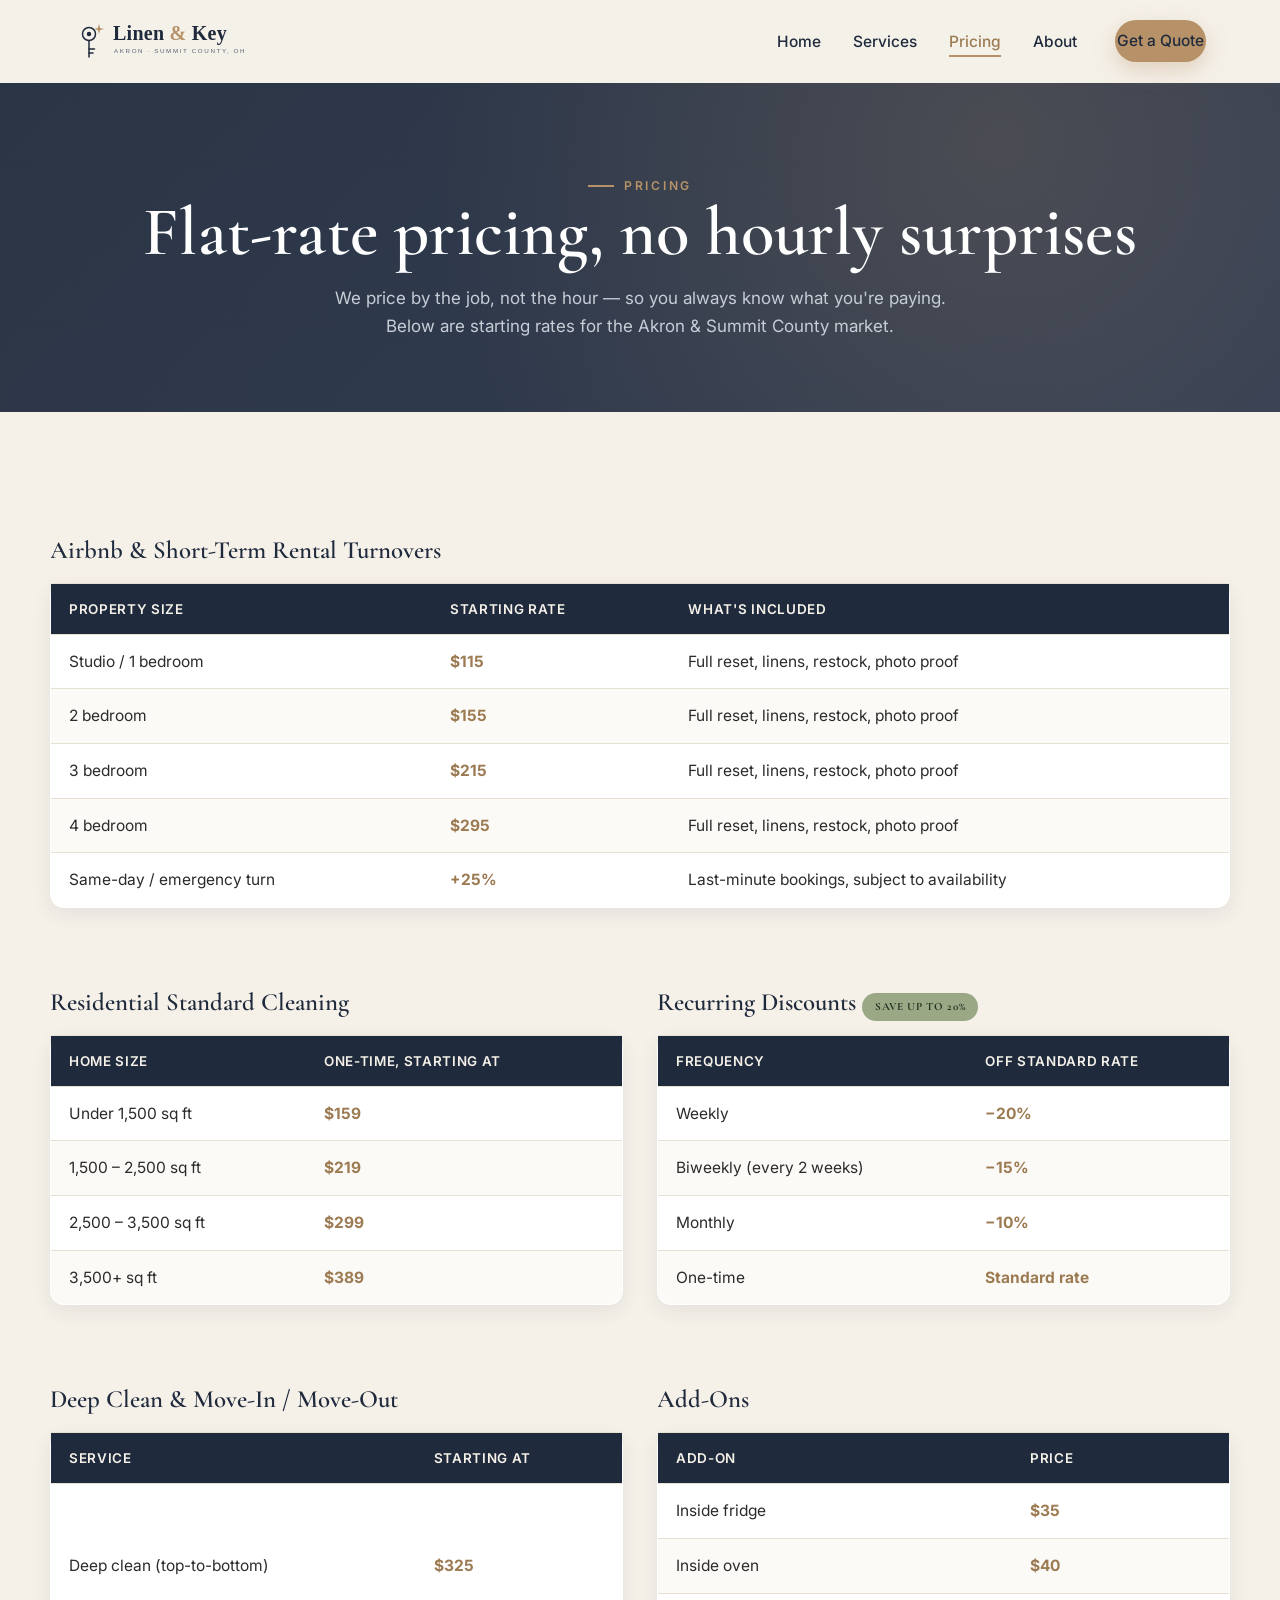
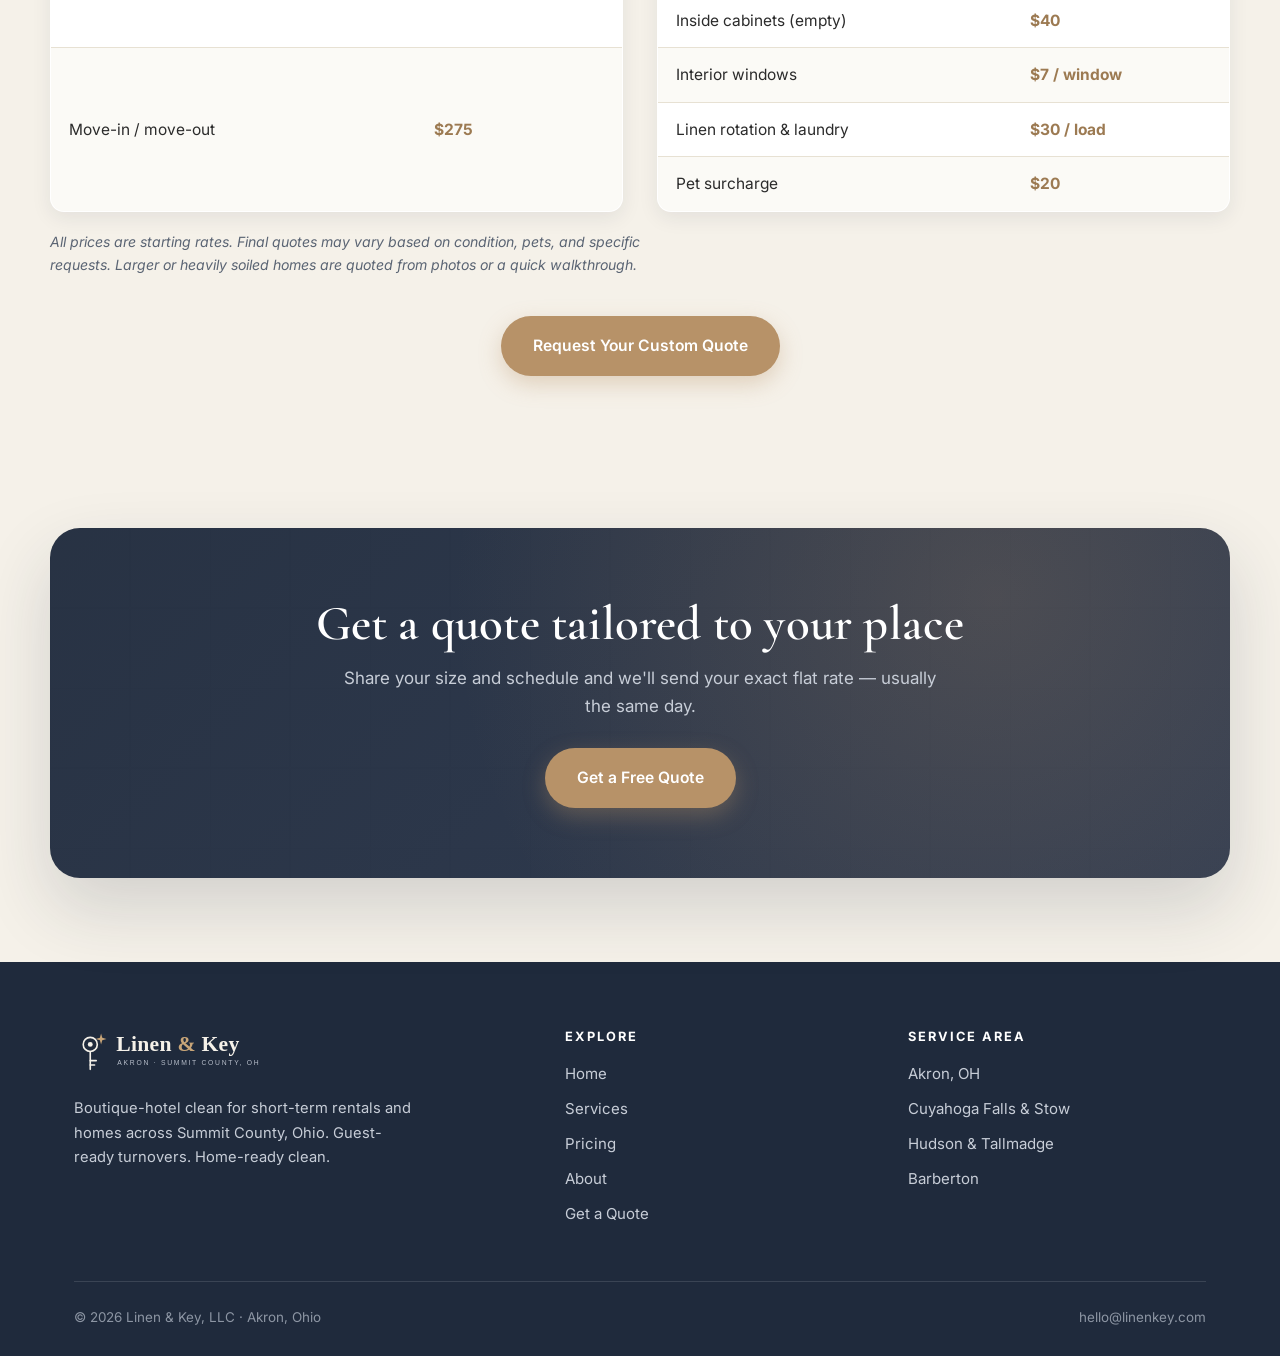
<file: pricing.html>
<!DOCTYPE html>
<html lang="en">
<head>
<meta charset="UTF-8">
<meta name="viewport" content="width=device-width, initial-scale=1">
<title>Cleaning Prices &amp; Quotes Akron OH | Linen &amp; Key</title>
<meta name="description" content="Transparent pricing for Airbnb turnovers and home cleaning in Summit County. Flat-rate turnovers &amp; custom quotes. See rates from Linen &amp; Key.">
<link rel="canonical" href="https://linenkey.com/pricing.html">
<link rel="icon" type="image/svg+xml" href="images/favicon.svg">
<meta name="theme-color" content="#1F2A3C">
<meta property="og:type" content="website">
<meta property="og:site_name" content="Linen &amp; Key">
<meta property="og:url" content="https://linenkey.com/pricing.html">
<meta property="og:title" content="Cleaning Prices &amp; Quotes Akron OH | Linen &amp; Key">
<meta property="og:description" content="Transparent flat-rate pricing for Airbnb turnovers and home cleaning in Summit County, Ohio.">
<meta property="og:image" content="https://linenkey.com/images/og-image.png">
<meta name="twitter:card" content="summary_large_image">
<meta name="twitter:image" content="https://linenkey.com/images/og-image.png">
<link rel="preconnect" href="https://fonts.googleapis.com">
<link rel="preconnect" href="https://fonts.gstatic.com" crossorigin>
<link href="https://fonts.googleapis.com/css2?family=Cormorant+Garamond:wght@500;600;700&family=Inter:wght@400;500;600;700&display=swap" rel="stylesheet">
<link rel="stylesheet" href="css/styles.css">
<script type="application/ld+json">
{
  "@context":"https://schema.org",
  "@type":"HouseKeeping",
  "name":"Linen & Key",
  "url":"https://linenkey.com/pricing.html",
  "priceRange":"$$",
  "areaServed":["Akron, OH","Cuyahoga Falls, OH","Stow, OH","Hudson, OH","Tallmadge, OH","Barberton, OH"]
}
</script>
</head>
<body>
<a class="skip-link" href="#main">Skip to content</a>

<header class="site-header">
  <div class="wrap nav">
    <a class="brand" href="index.html" aria-label="Linen and Key home"><img src="images/logo-navy.svg" alt="Linen &amp; Key — Airbnb and house cleaning in Akron, Ohio"></a>
    <button class="nav-toggle" aria-label="Open menu" aria-expanded="false"><span></span><span></span><span></span></button>
    <ul class="nav-links">
      <li><a href="index.html">Home</a></li>
      <li><a href="services.html">Services</a></li>
      <li><a href="pricing.html" class="active">Pricing</a></li>
      <li><a href="about.html">About</a></li>
      <li class="nav-cta"><a class="btn btn-primary" href="contact.html">Get a Quote</a></li>
    </ul>
  </div>
</header>

<main id="main">

<section class="page-head">
  <span class="eyebrow" style="color:var(--brass)">Pricing</span>
  <h1>Flat-rate pricing, no hourly surprises</h1>
  <p>We price by the job, not the hour — so you always know what you're paying. Below are starting rates for the Akron &amp; Summit County market.</p>
</section>

<section class="section wrap">

  <table class="ptable">
    <caption>Airbnb &amp; Short-Term Rental Turnovers</caption>
    <thead><tr><th>Property size</th><th>Starting rate</th><th>What's included</th></tr></thead>
    <tbody>
      <tr><td>Studio / 1 bedroom</td><td class="price">$115</td><td>Full reset, linens, restock, photo proof</td></tr>
      <tr><td>2 bedroom</td><td class="price">$155</td><td>Full reset, linens, restock, photo proof</td></tr>
      <tr><td>3 bedroom</td><td class="price">$215</td><td>Full reset, linens, restock, photo proof</td></tr>
      <tr><td>4 bedroom</td><td class="price">$295</td><td>Full reset, linens, restock, photo proof</td></tr>
      <tr><td>Same-day / emergency turn</td><td class="price">+25%</td><td>Last-minute bookings, subject to availability</td></tr>
    </tbody>
  </table>

  <div class="price-grid" style="margin-top:48px">
    <table class="ptable">
      <caption>Residential Standard Cleaning</caption>
      <thead><tr><th>Home size</th><th>One-time, starting at</th></tr></thead>
      <tbody>
        <tr><td>Under 1,500 sq ft</td><td class="price">$159</td></tr>
        <tr><td>1,500 – 2,500 sq ft</td><td class="price">$219</td></tr>
        <tr><td>2,500 – 3,500 sq ft</td><td class="price">$299</td></tr>
        <tr><td>3,500+ sq ft</td><td class="price">$389</td></tr>
      </tbody>
    </table>

    <table class="ptable">
      <caption>Recurring Discounts <span class="pill">save up to 20%</span></caption>
      <thead><tr><th>Frequency</th><th>Off standard rate</th></tr></thead>
      <tbody>
        <tr><td>Weekly</td><td class="price">−20%</td></tr>
        <tr><td>Biweekly (every 2 weeks)</td><td class="price">−15%</td></tr>
        <tr><td>Monthly</td><td class="price">−10%</td></tr>
        <tr><td>One-time</td><td class="price">Standard rate</td></tr>
      </tbody>
    </table>
  </div>

  <div class="price-grid" style="margin-top:48px">
    <table class="ptable">
      <caption>Deep Clean &amp; Move-In / Move-Out</caption>
      <thead><tr><th>Service</th><th>Starting at</th></tr></thead>
      <tbody>
        <tr><td>Deep clean (top-to-bottom)</td><td class="price">$325</td></tr>
        <tr><td>Move-in / move-out</td><td class="price">$275</td></tr>
      </tbody>
    </table>

    <table class="ptable">
      <caption>Add-Ons</caption>
      <thead><tr><th>Add-on</th><th>Price</th></tr></thead>
      <tbody>
        <tr><td>Inside fridge</td><td class="price">$35</td></tr>
        <tr><td>Inside oven</td><td class="price">$40</td></tr>
        <tr><td>Inside cabinets (empty)</td><td class="price">$40</td></tr>
        <tr><td>Interior windows</td><td class="price">$7 / window</td></tr>
        <tr><td>Linen rotation &amp; laundry</td><td class="price">$30 / load</td></tr>
        <tr><td>Pet surcharge</td><td class="price">$20</td></tr>
      </tbody>
    </table>
  </div>

  <p class="price-note">All prices are starting rates. Final quotes may vary based on condition, pets, and specific requests. Larger or heavily soiled homes are quoted from photos or a quick walkthrough.</p>

  <div class="center" style="margin-top:40px"><a class="btn btn-primary" href="contact.html">Request Your Custom Quote</a></div>
</section>

<section class="section--tight wrap">
  <div class="cta-banner">
    <h2>Get a quote tailored to your place</h2>
    <p>Share your size and schedule and we'll send your exact flat rate — usually the same day.</p>
    <a class="btn btn-primary" href="contact.html">Get a Free Quote</a>
  </div>
</section>

</main>

<footer class="site-footer">
  <div class="wrap">
    <div class="foot-grid">
      <div>
        <img src="images/logo-white.svg" alt="Linen &amp; Key">
        <p>Boutique-hotel clean for short-term rentals and homes across Summit County, Ohio. Guest-ready turnovers. Home-ready clean.</p>
      </div>
      <div class="foot-col"><h4>Explore</h4><ul>
        <li><a href="index.html">Home</a></li><li><a href="services.html">Services</a></li>
        <li><a href="pricing.html">Pricing</a></li><li><a href="about.html">About</a></li>
        <li><a href="contact.html">Get a Quote</a></li></ul></div>
      <div class="foot-col"><h4>Service Area</h4><ul>
        <li>Akron, OH</li><li>Cuyahoga Falls &amp; Stow</li><li>Hudson &amp; Tallmadge</li>
        <li>Barberton</li></ul></div>
    </div>
    <div class="foot-bottom">
      <span>© <span data-year>2026</span> Linen &amp; Key, LLC · Akron, Ohio</span>
      <span>hello@linenkey.com</span>
    </div>
  </div>
</footer>

<script src="js/main.js"></script>
</body>
</html>
         
</file>
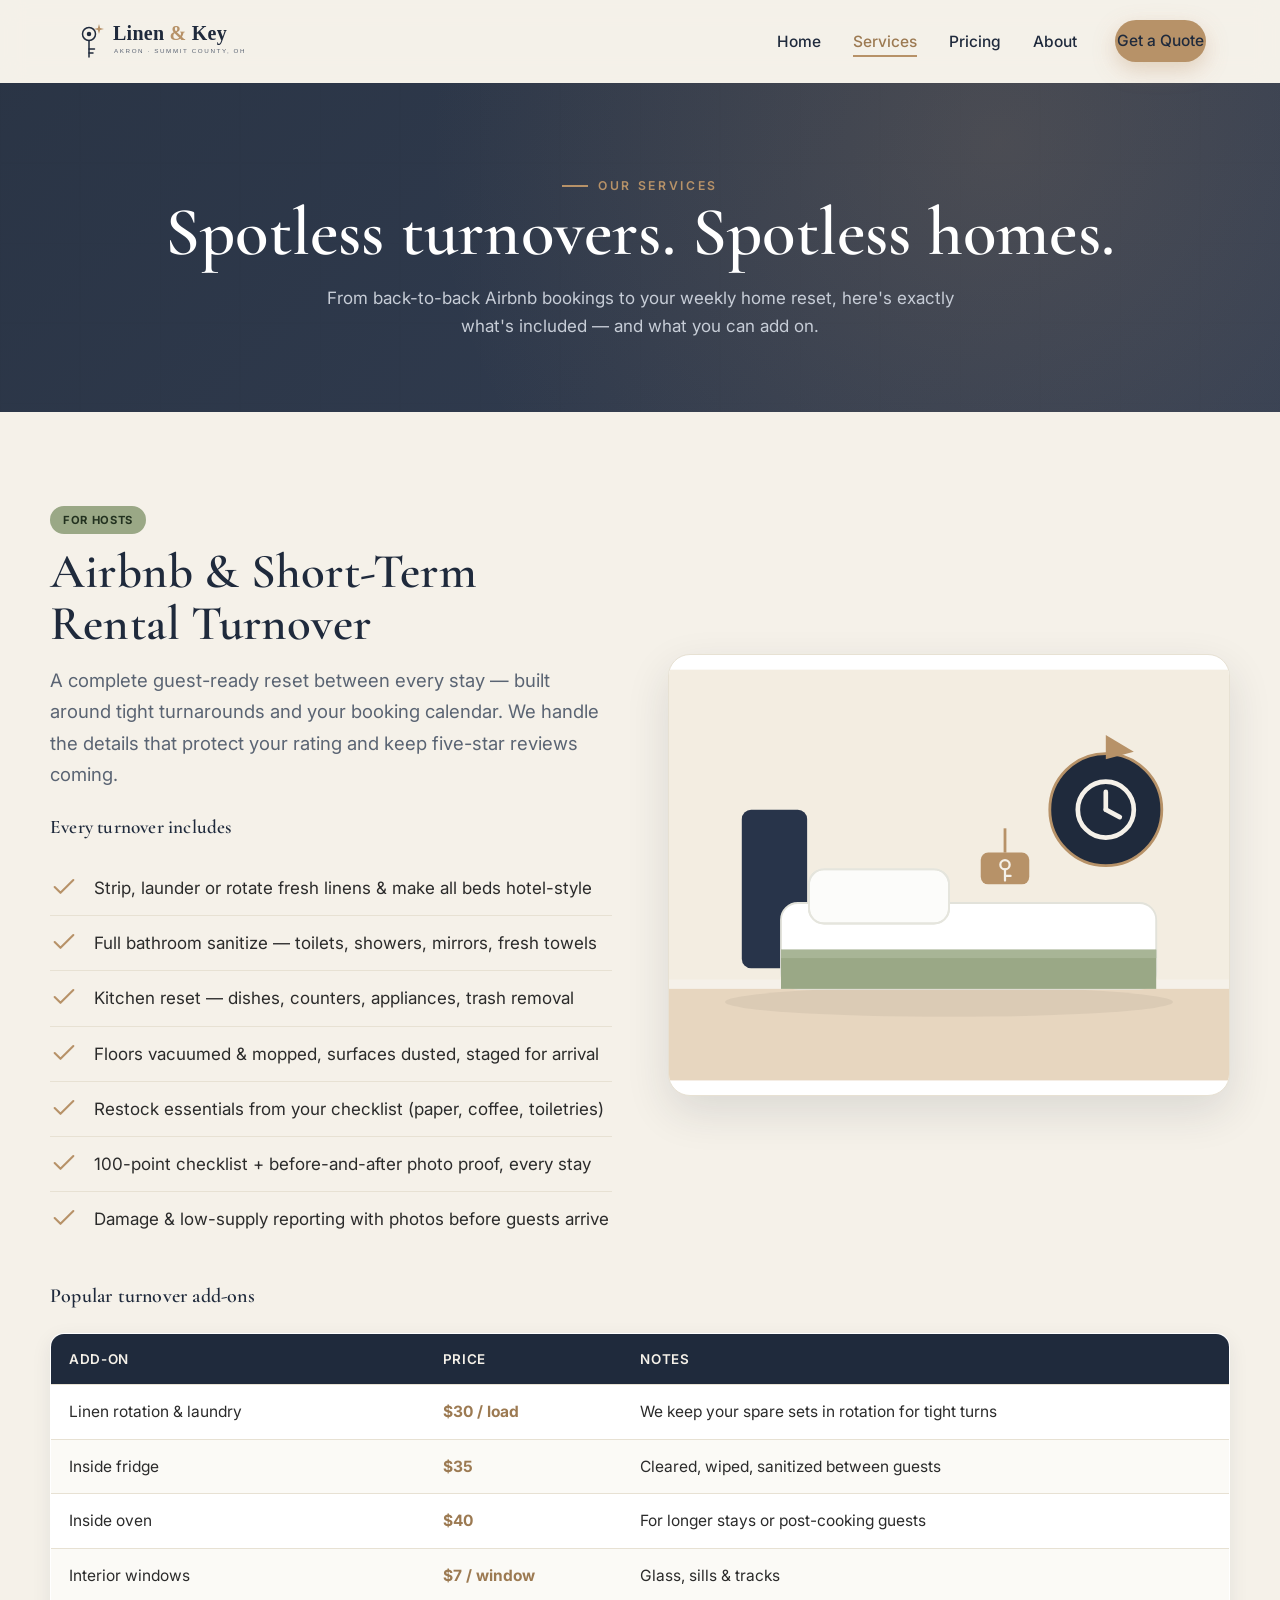
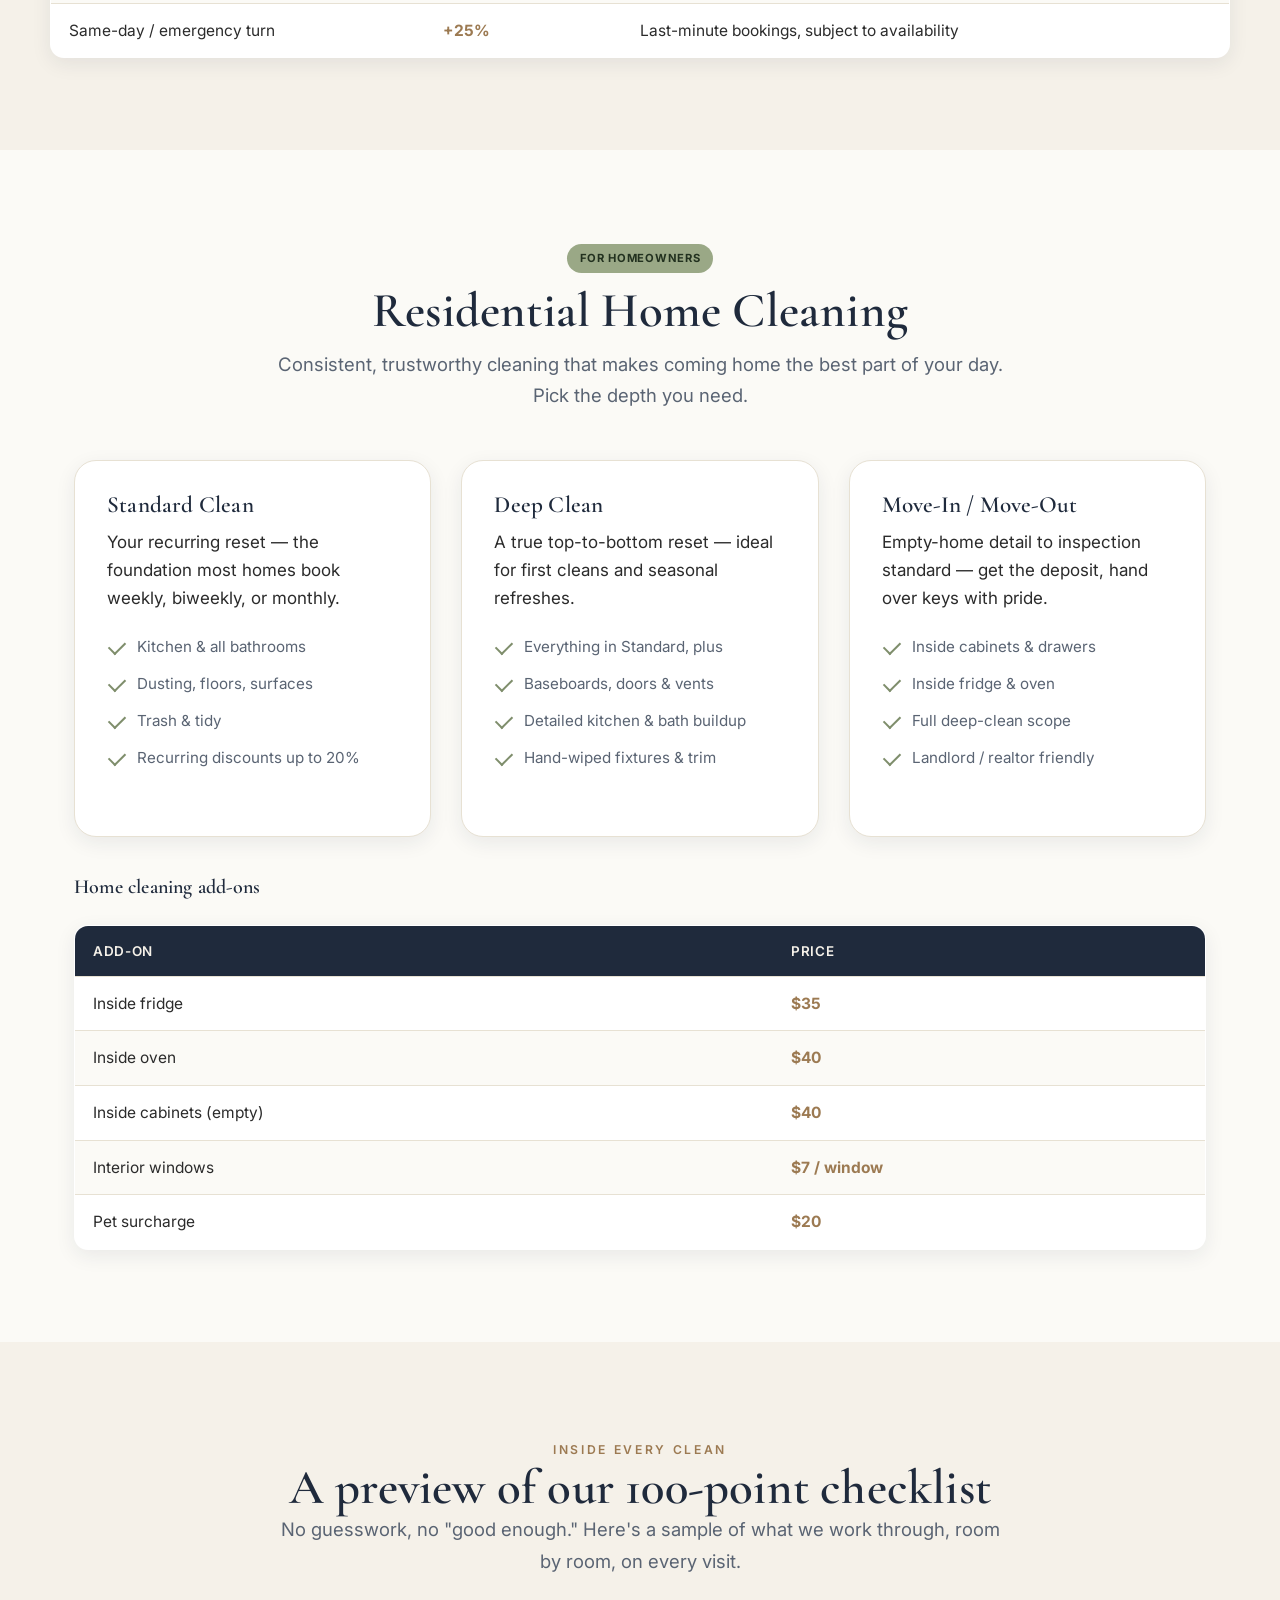
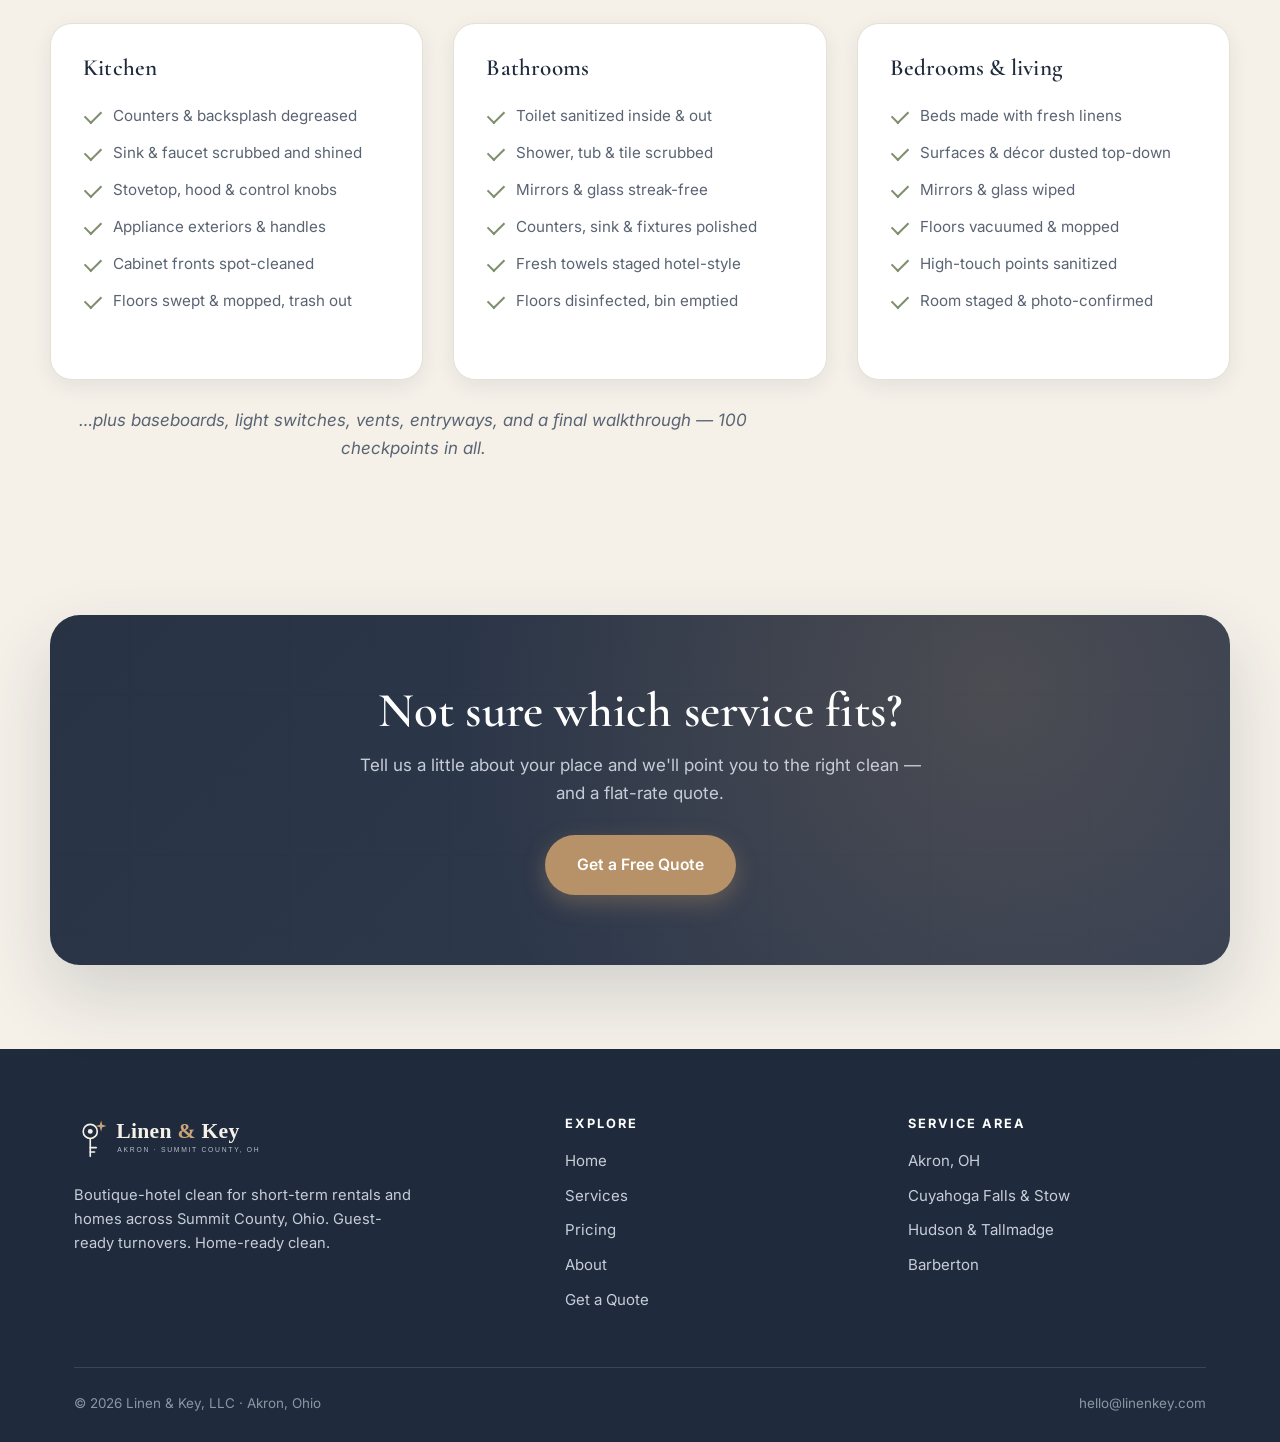
<file: services.html>
<!DOCTYPE html>
<html lang="en">
<head>
<meta charset="UTF-8">
<meta name="viewport" content="width=device-width, initial-scale=1">
<title>Airbnb Turnover &amp; Residential Cleaning | Linen &amp; Key</title>
<meta name="description" content="STR/Airbnb turnovers, move-out, deep &amp; recurring home cleaning in Akron, Cuyahoga Falls, Stow &amp; Hudson. Linens, restocking, fast turnarounds.">
<link rel="canonical" href="https://linenkey.com/services.html">
<link rel="icon" type="image/svg+xml" href="images/favicon.svg">
<meta name="theme-color" content="#1F2A3C">
<meta property="og:type" content="website">
<meta property="og:site_name" content="Linen &amp; Key">
<meta property="og:url" content="https://linenkey.com/services.html">
<meta property="og:title" content="Airbnb Turnover &amp; Residential Cleaning | Linen &amp; Key">
<meta property="og:description" content="STR/Airbnb turnovers, move-out, deep &amp; recurring home cleaning in Akron, Cuyahoga Falls, Stow &amp; Hudson.">
<meta property="og:image" content="https://linenkey.com/images/og-image.png">
<meta name="twitter:card" content="summary_large_image">
<meta name="twitter:image" content="https://linenkey.com/images/og-image.png">
<link rel="preconnect" href="https://fonts.googleapis.com">
<link rel="preconnect" href="https://fonts.gstatic.com" crossorigin>
<link href="https://fonts.googleapis.com/css2?family=Cormorant+Garamond:wght@500;600;700&family=Inter:wght@400;500;600;700&display=swap" rel="stylesheet">
<link rel="stylesheet" href="css/styles.css">
<script type="application/ld+json">
{
  "@context":"https://schema.org",
  "@type":"HouseKeeping",
  "name":"Linen & Key",
  "url":"https://linenkey.com/services.html",
  "priceRange":"$$",
  "areaServed":["Akron, OH","Cuyahoga Falls, OH","Stow, OH","Hudson, OH","Tallmadge, OH","Barberton, OH"],
  "makesOffer":[
    {"@type":"Offer","itemOffered":{"@type":"Service","name":"Airbnb / Short-Term Rental Turnover Cleaning"}},
    {"@type":"Offer","itemOffered":{"@type":"Service","name":"Residential Standard Cleaning"}},
    {"@type":"Offer","itemOffered":{"@type":"Service","name":"Deep Cleaning"}},
    {"@type":"Offer","itemOffered":{"@type":"Service","name":"Move-In / Move-Out Cleaning"}}
  ]
}
</script>
</head>
<body>
<a class="skip-link" href="#main">Skip to content</a>

<header class="site-header">
  <div class="wrap nav">
    <a class="brand" href="index.html" aria-label="Linen and Key home"><img src="images/logo-navy.svg" alt="Linen &amp; Key — Airbnb and house cleaning in Akron, Ohio"></a>
    <button class="nav-toggle" aria-label="Open menu" aria-expanded="false"><span></span><span></span><span></span></button>
    <ul class="nav-links">
      <li><a href="index.html">Home</a></li>
      <li><a href="services.html" class="active">Services</a></li>
      <li><a href="pricing.html">Pricing</a></li>
      <li><a href="about.html">About</a></li>
      <li class="nav-cta"><a class="btn btn-primary" href="contact.html">Get a Quote</a></li>
    </ul>
  </div>
</header>

<main id="main">

<section class="page-head">
  <span class="eyebrow" style="color:var(--brass)">Our Services</span>
  <h1>Spotless turnovers. Spotless homes.</h1>
  <p>From back-to-back Airbnb bookings to your weekly home reset, here's exactly what's included — and what you can add on.</p>
</section>

<!-- AIRBNB TURNOVER -->
<section class="section wrap">
  <div class="split">
    <div>
      <span class="pill">For hosts</span>
      <h2 style="margin:12px 0 14px">Airbnb &amp; Short-Term Rental Turnover</h2>
      <p class="lead">A complete guest-ready reset between every stay — built around tight turnarounds and your booking calendar. We handle the details that protect your rating and keep five-star reviews coming.</p>
      <h3 style="margin:26px 0 6px;font-size:1.2rem">Every turnover includes</h3>
      <ul class="feature-list">
        <li><svg class="ic" viewBox="0 0 24 24" fill="none" stroke="currentColor" stroke-width="1.8" stroke-linecap="round" stroke-linejoin="round"><path d="M20 6L9 17l-5-5"/></svg>Strip, launder or rotate fresh linens &amp; make all beds hotel-style</li>
        <li><svg class="ic" viewBox="0 0 24 24" fill="none" stroke="currentColor" stroke-width="1.8" stroke-linecap="round" stroke-linejoin="round"><path d="M20 6L9 17l-5-5"/></svg>Full bathroom sanitize — toilets, showers, mirrors, fresh towels</li>
        <li><svg class="ic" viewBox="0 0 24 24" fill="none" stroke="currentColor" stroke-width="1.8" stroke-linecap="round" stroke-linejoin="round"><path d="M20 6L9 17l-5-5"/></svg>Kitchen reset — dishes, counters, appliances, trash removal</li>
        <li><svg class="ic" viewBox="0 0 24 24" fill="none" stroke="currentColor" stroke-width="1.8" stroke-linecap="round" stroke-linejoin="round"><path d="M20 6L9 17l-5-5"/></svg>Floors vacuumed &amp; mopped, surfaces dusted, staged for arrival</li>
        <li><svg class="ic" viewBox="0 0 24 24" fill="none" stroke="currentColor" stroke-width="1.8" stroke-linecap="round" stroke-linejoin="round"><path d="M20 6L9 17l-5-5"/></svg>Restock essentials from your checklist (paper, coffee, toiletries)</li>
        <li><svg class="ic" viewBox="0 0 24 24" fill="none" stroke="currentColor" stroke-width="1.8" stroke-linecap="round" stroke-linejoin="round"><path d="M20 6L9 17l-5-5"/></svg>100-point checklist + before-and-after photo proof, every stay</li>
        <li><svg class="ic" viewBox="0 0 24 24" fill="none" stroke="currentColor" stroke-width="1.8" stroke-linecap="round" stroke-linejoin="round"><path d="M20 6L9 17l-5-5"/></svg>Damage &amp; low-supply reporting with photos before guests arrive</li>
      </ul>
    </div>
    <div class="split-img"><img src="images/service-turnover.svg" alt="Guest-ready Airbnb turnover with fresh linens and fast turnaround" width="600" height="440"></div>
  </div>

  <div style="margin-top:40px">
    <h3 style="font-size:1.25rem;margin-bottom:6px">Popular turnover add-ons</h3>
    <table class="ptable">
      <thead><tr><th>Add-on</th><th>Price</th><th>Notes</th></tr></thead>
      <tbody>
        <tr><td>Linen rotation &amp; laundry</td><td class="price">$30 / load</td><td>We keep your spare sets in rotation for tight turns</td></tr>
        <tr><td>Inside fridge</td><td class="price">$35</td><td>Cleared, wiped, sanitized between guests</td></tr>
        <tr><td>Inside oven</td><td class="price">$40</td><td>For longer stays or post-cooking guests</td></tr>
        <tr><td>Interior windows</td><td class="price">$7 / window</td><td>Glass, sills &amp; tracks</td></tr>
        <tr><td>Same-day / emergency turn</td><td class="price">+25%</td><td>Last-minute bookings, subject to availability</td></tr>
      </tbody>
    </table>
  </div>
</section>

<!-- RESIDENTIAL -->
<section class="section alt">
  <div class="wrap">
    <div class="center">
      <span class="pill">For homeowners</span>
      <h2 style="margin:12px 0 12px">Residential Home Cleaning</h2>
      <p class="lead">Consistent, trustworthy cleaning that makes coming home the best part of your day. Pick the depth you need.</p>
    </div>
    <div class="cards cards-3">
      <article class="card"><div class="card-body">
        <h3>Standard Clean</h3>
        <p>Your recurring reset — the foundation most homes book weekly, biweekly, or monthly.</p>
        <ul class="card-list">
          <li>Kitchen &amp; all bathrooms</li>
          <li>Dusting, floors, surfaces</li>
          <li>Trash &amp; tidy</li>
          <li>Recurring discounts up to 20%</li>
        </ul>
      </div></article>
      <article class="card"><div class="card-body">
        <h3>Deep Clean</h3>
        <p>A true top-to-bottom reset — ideal for first cleans and seasonal refreshes.</p>
        <ul class="card-list">
          <li>Everything in Standard, plus</li>
          <li>Baseboards, doors &amp; vents</li>
          <li>Detailed kitchen &amp; bath buildup</li>
          <li>Hand-wiped fixtures &amp; trim</li>
        </ul>
      </div></article>
      <article class="card"><div class="card-body">
        <h3>Move-In / Move-Out</h3>
        <p>Empty-home detail to inspection standard — get the deposit, hand over keys with pride.</p>
        <ul class="card-list">
          <li>Inside cabinets &amp; drawers</li>
          <li>Inside fridge &amp; oven</li>
          <li>Full deep-clean scope</li>
          <li>Landlord / realtor friendly</li>
        </ul>
      </div></article>
    </div>

    <div style="margin-top:40px">
      <h3 style="font-size:1.25rem;margin-bottom:6px">Home cleaning add-ons</h3>
      <table class="ptable">
        <thead><tr><th>Add-on</th><th>Price</th></tr></thead>
        <tbody>
          <tr><td>Inside fridge</td><td class="price">$35</td></tr>
          <tr><td>Inside oven</td><td class="price">$40</td></tr>
          <tr><td>Inside cabinets (empty)</td><td class="price">$40</td></tr>
          <tr><td>Interior windows</td><td class="price">$7 / window</td></tr>
          <tr><td>Pet surcharge</td><td class="price">$20</td></tr>
        </tbody>
      </table>
    </div>
  </div>
</section>

<!-- 100-POINT CHECKLIST PREVIEW -->
<section class="section wrap">
  <div class="center">
    <span class="eyebrow">Inside every clean</span>
    <h2>A preview of our 100-point checklist</h2>
    <p class="lead">No guesswork, no "good enough." Here's a sample of what we work through, room by room, on every visit.</p>
  </div>
  <div class="cards cards-3" style="margin-top:46px">
    <article class="card"><div class="card-body">
      <h3>Kitchen</h3>
      <ul class="card-list">
        <li>Counters &amp; backsplash degreased</li>
        <li>Sink &amp; faucet scrubbed and shined</li>
        <li>Stovetop, hood &amp; control knobs</li>
        <li>Appliance exteriors &amp; handles</li>
        <li>Cabinet fronts spot-cleaned</li>
        <li>Floors swept &amp; mopped, trash out</li>
      </ul>
    </div></article>
    <article class="card"><div class="card-body">
      <h3>Bathrooms</h3>
      <ul class="card-list">
        <li>Toilet sanitized inside &amp; out</li>
        <li>Shower, tub &amp; tile scrubbed</li>
        <li>Mirrors &amp; glass streak-free</li>
        <li>Counters, sink &amp; fixtures polished</li>
        <li>Fresh towels staged hotel-style</li>
        <li>Floors disinfected, bin emptied</li>
      </ul>
    </div></article>
    <article class="card"><div class="card-body">
      <h3>Bedrooms &amp; living</h3>
      <ul class="card-list">
        <li>Beds made with fresh linens</li>
        <li>Surfaces &amp; décor dusted top-down</li>
        <li>Mirrors &amp; glass wiped</li>
        <li>Floors vacuumed &amp; mopped</li>
        <li>High-touch points sanitized</li>
        <li>Room staged &amp; photo-confirmed</li>
      </ul>
    </div></article>
  </div>
  <p class="center" style="margin-top:26px;color:var(--muted);font-style:italic">…plus baseboards, light switches, vents, entryways, and a final walkthrough — 100 checkpoints in all.</p>
</section>

<section class="section--tight wrap">
  <div class="cta-banner">
    <h2>Not sure which service fits?</h2>
    <p>Tell us a little about your place and we'll point you to the right clean — and a flat-rate quote.</p>
    <a class="btn btn-primary" href="contact.html">Get a Free Quote</a>
  </div>
</section>

</main>

<footer class="site-footer">
  <div class="wrap">
    <div class="foot-grid">
      <div>
        <img src="images/logo-white.svg" alt="Linen &amp; Key">
        <p>Boutique-hotel clean for short-term rentals and homes across Summit County, Ohio. Guest-ready turnovers. Home-ready clean.</p>
      </div>
      <div class="foot-col"><h4>Explore</h4><ul>
        <li><a href="index.html">Home</a></li><li><a href="services.html">Services</a></li>
        <li><a href="pricing.html">Pricing</a></li><li><a href="about.html">About</a></li>
        <li><a href="contact.html">Get a Quote</a></li></ul></div>
      <div class="foot-col"><h4>Service Area</h4><ul>
        <li>Akron, OH</li><li>Cuyahoga Falls &amp; Stow</li><li>Hudson &amp; Tallmadge</li>
        <li>Barberton</li></ul></div>
    </div>
    <div class="foot-bottom">
      <span>© <span data-year>2026</span> Linen &amp; Key, LLC · Akron, Ohio</span>
      <span>hello@linenkey.com</span>
    </div>
  </div>
</footer>

<script src="js/main.js"></script>
</body>
</html>
                                             
</file>
<file: css/styles.css>
/* =========================================================
   Linen & Key — design system  (v2, professional)
   Palette: navy #1F2A3C · brass #B79268 · linen #F5F1E9
            charcoal #2B2B2B · sage #9AA886
   Fonts: Cormorant Garamond (display) · Inter (body)
   ========================================================= */

:root{
  --navy:#1F2A3C; --navy-2:#28344A; --navy-3:#33425c;
  --brass:#B79268; --brass-dk:#9c7a52; --brass-lt:#cda878;
  --linen:#F5F1E9; --bone:#FBFAF6; --cream:#FEFCF7;
  --ink:#2B2B2B; --muted:#5A6473; --muted-lt:#7c8696;
  --sage:#9AA886; --sage-dk:#7f8e6c; --sage-bg:#eef1e8;
  --line:#E7E1D3; --line-2:#efe9dc;
  --shadow-xs:0 2px 8px rgba(31,42,60,.06);
  --shadow-sm:0 6px 20px rgba(31,42,60,.08);
  --shadow:0 16px 44px rgba(31,42,60,.12);
  --shadow-lg:0 30px 70px rgba(31,42,60,.16);
  --radius:14px; --radius-lg:22px; --radius-xl:30px;
  --maxw:1180px;
  --ease:cubic-bezier(.4,0,.2,1);
}

*{box-sizing:border-box;margin:0;padding:0}
html{scroll-behavior:smooth;scroll-padding-top:96px}
body{
  font-family:'Inter',system-ui,-apple-system,Arial,sans-serif;
  color:var(--ink); background:var(--linen);
  line-height:1.65; font-size:17px; -webkit-font-smoothing:antialiased;
  text-rendering:optimizeLegibility; overflow-x:hidden;
}
img,svg{max-width:100%;display:block}
a{color:inherit;text-decoration:none}

h1,h2,h3,.display{font-family:'Cormorant Garamond',Georgia,serif;font-weight:600;line-height:1.07;color:var(--navy);letter-spacing:.2px}
h1{font-size:clamp(2.6rem,5.6vw,4.3rem)}
h2{font-size:clamp(2.05rem,4vw,3.05rem)}
h3{font-size:1.45rem}
p{max-width:66ch}
.eyebrow{display:inline-flex;align-items:center;gap:10px;font-family:'Inter',sans-serif;font-weight:600;font-size:.76rem;letter-spacing:.22em;text-transform:uppercase;color:var(--brass-dk)}
.eyebrow::before{content:"";width:26px;height:2px;background:var(--brass);display:inline-block}
.center .eyebrow::before{display:none}
.center .eyebrow{justify-content:center}

/* accessibility */
.skip-link{position:absolute;left:-999px;top:0;background:var(--navy);color:#fff;padding:12px 18px;border-radius:0 0 10px 0;z-index:200}
.skip-link:focus{left:0}
:focus-visible{outline:3px solid var(--brass);outline-offset:2px;border-radius:4px}

/* layout */
.wrap{max-width:var(--maxw);margin:0 auto;padding:0 24px}
.section{padding:92px 0}
.section--tight{padding:60px 0}
.center{text-align:center}
.center .lead{margin-left:auto;margin-right:auto}
.lead{font-size:1.16rem;color:var(--muted);max-width:62ch;line-height:1.7}

/* scroll reveal */
.reveal{opacity:0;transform:translateY(22px);transition:opacity .7s var(--ease),transform .7s var(--ease)}
.reveal.in{opacity:1;transform:none}
@media (prefers-reduced-motion:reduce){.reveal{opacity:1;transform:none;transition:none}}

/* buttons */
.btn{position:relative;display:inline-flex;align-items:center;gap:.55em;font-weight:600;font-size:.98rem;
  padding:15px 30px;border-radius:999px;border:2px solid transparent;cursor:pointer;
  transition:transform .2s var(--ease),background .2s var(--ease),color .2s var(--ease),box-shadow .2s var(--ease);}
.btn svg{width:18px;height:18px}
.btn-primary{background:var(--brass);color:#fff;box-shadow:0 8px 22px rgba(183,146,104,.35)}
.btn-primary:hover{background:var(--brass-dk);transform:translateY(-2px);box-shadow:0 12px 28px rgba(183,146,104,.45)}
.btn-secondary{background:transparent;border-color:var(--navy);color:var(--navy)}
.btn-secondary:hover{background:var(--navy);color:var(--linen);transform:translateY(-2px)}
.btn-light{background:transparent;border-color:rgba(245,241,233,.55);color:var(--linen)}
.btn-light:hover{background:var(--linen);color:var(--navy);transform:translateY(-2px)}
.btn-block{width:100%;justify-content:center}

/* ===== header ===== */
.site-header{position:sticky;top:0;z-index:60;background:rgba(245,241,233,.82);
  backdrop-filter:blur(12px);-webkit-backdrop-filter:blur(12px);border-bottom:1px solid transparent;transition:box-shadow .3s,border-color .3s,background .3s}
.site-header.scrolled{box-shadow:var(--shadow-sm);border-color:var(--line)}
.nav{display:flex;align-items:center;justify-content:space-between;height:82px}
.brand img{height:48px;width:auto}
.nav-links{display:flex;align-items:center;gap:32px;list-style:none}
.nav-links a{font-weight:500;font-size:.97rem;color:var(--navy);position:relative;padding:6px 0}
.nav-links a::after{content:"";position:absolute;left:0;bottom:0;height:2px;width:0;background:var(--brass);transition:width .25s var(--ease)}
.nav-links a:hover::after,.nav-links a.active::after{width:100%}
.nav-links a.active{color:var(--brass-dk)}
.nav-cta{margin-left:6px}
.nav-toggle{display:none;background:none;border:0;cursor:pointer;width:44px;height:44px}
.nav-toggle span{display:block;width:26px;height:2px;background:var(--navy);margin:6px auto;transition:.3s}
.nav-toggle.open span:nth-child(1){transform:translateY(8px) rotate(45deg)}
.nav-toggle.open span:nth-child(2){opacity:0}
.nav-toggle.open span:nth-child(3){transform:translateY(-8px) rotate(-45deg)}

/* ===== hero ===== */
.hero{padding:80px 0 92px;position:relative}
.hero-grid{display:grid;grid-template-columns:1.05fr .95fr;gap:56px;align-items:center}
.hero h1{margin:16px 0 20px}
.hero .accent{color:var(--brass);font-style:italic}
.hero-cta{display:flex;gap:14px;flex-wrap:wrap;margin-top:30px}
.hero-img{position:relative;border-radius:var(--radius-xl);overflow:hidden;box-shadow:var(--shadow-lg);border:1px solid var(--line);background:#fff}
.hero-badges{display:flex;flex-wrap:wrap;gap:10px;margin-top:26px}
.hero-badges span{display:inline-flex;align-items:center;gap:7px;font-size:.84rem;font-weight:500;color:var(--navy);background:#fff;border:1px solid var(--line);padding:7px 14px;border-radius:999px;box-shadow:var(--shadow-xs)}
.hero-badges svg{width:15px;height:15px;color:var(--brass)}
.hero-rating{display:flex;align-items:center;gap:12px;margin-top:24px}
.hero-rating .stars{color:var(--brass);letter-spacing:2px;font-size:1.1rem}
.hero-rating small{color:var(--muted);font-size:.9rem}

/* floating tag on hero image */
.hero-tag{position:absolute;left:18px;bottom:18px;background:rgba(31,42,60,.92);color:var(--linen);
  padding:12px 16px;border-radius:14px;backdrop-filter:blur(4px);box-shadow:var(--shadow);max-width:230px}
.hero-tag strong{display:block;font-size:.92rem;color:#fff}
.hero-tag span{font-size:.78rem;color:#c2c9d4}

/* ===== trust bar ===== */
.trust{background:var(--navy);color:var(--linen)}
.trust-grid{display:grid;grid-template-columns:repeat(4,1fr);gap:30px;padding:38px 0}
.trust-item{display:flex;gap:14px;align-items:flex-start}
.trust-item svg{flex:none;color:var(--brass)}
.trust-item h4{font-family:'Inter',sans-serif;font-size:1rem;font-weight:700;color:#fff;margin-bottom:3px}
.trust-item p{font-size:.85rem;color:#aeb6c2;line-height:1.5}

/* ===== stats band ===== */
.stats{display:grid;grid-template-columns:repeat(4,1fr);gap:24px;text-align:center}
.stat .num{font-family:'Cormorant Garamond',serif;font-size:3.1rem;font-weight:700;color:var(--navy);line-height:1}
.stat .num span{color:var(--brass)}
.stat p{font-size:.92rem;color:var(--muted);margin:6px auto 0;max-width:24ch}

/* ===== service cards ===== */
.cards{display:grid;grid-template-columns:1fr 1fr;gap:30px;margin-top:48px}
.cards-3{grid-template-columns:repeat(3,1fr)}
@media(max-width:880px){.cards-3{grid-template-columns:1fr}}
.card{background:#fff;border:1px solid var(--line);border-radius:var(--radius-lg);overflow:hidden;
  box-shadow:var(--shadow-sm);transition:transform .28s var(--ease),box-shadow .28s var(--ease)}
.card:hover{transform:translateY(-6px);box-shadow:var(--shadow)}
.card-img{aspect-ratio:600/440;width:100%;object-fit:cover;background:var(--linen)}
.card-body{padding:32px 32px 36px}
.card-body h3{margin-bottom:10px}
.card-list{list-style:none;margin:16px 0 24px}
.card-list li{position:relative;padding:6px 0 6px 30px;font-size:.95rem;color:var(--muted)}
.card-list li::before{content:"";position:absolute;left:2px;top:13px;width:14px;height:8px;border-left:2.5px solid var(--sage-dk);border-bottom:2.5px solid var(--sage-dk);transform:rotate(-45deg)}

/* ===== steps / process ===== */
.alt{background:var(--bone)}
.steps{display:grid;grid-template-columns:repeat(3,1fr);gap:34px;margin-top:50px;position:relative}
.step{text-align:center;padding:8px;position:relative}
.step-num{width:66px;height:66px;border-radius:50%;background:var(--navy);color:var(--brass);
  font-family:'Cormorant Garamond',serif;font-size:1.8rem;font-weight:700;
  display:flex;align-items:center;justify-content:center;margin:0 auto 18px;border:2px solid var(--brass);position:relative;z-index:2}
.step h3{margin-bottom:8px}
.step p{font-size:.95rem;color:var(--muted);margin:0 auto;max-width:34ch}

/* ===== split / why us ===== */
.split{display:grid;grid-template-columns:1fr 1fr;gap:56px;align-items:center}
.split-img{border-radius:var(--radius-lg);overflow:hidden;box-shadow:var(--shadow);border:1px solid var(--line);background:#fff}
.feature-list{list-style:none;margin-top:24px}
.feature-list li{position:relative;padding:13px 0 13px 44px;border-bottom:1px solid var(--line)}
.feature-list li:last-child{border-bottom:0}
.feature-list strong{color:var(--navy)}
.feature-list .ic{position:absolute;left:0;top:12px;width:28px;height:28px;color:var(--brass)}

/* ===== guarantee band ===== */
.guarantee{background:var(--sage-bg);border-top:1px solid #e2e7d8;border-bottom:1px solid #e2e7d8}
.guar-grid{display:grid;grid-template-columns:repeat(3,1fr);gap:34px}
.guar{display:flex;gap:16px;align-items:flex-start}
.guar .ic{flex:none;width:46px;height:46px;border-radius:12px;background:#fff;border:1px solid #dfe5d4;display:flex;align-items:center;justify-content:center;color:var(--sage-dk)}
.guar .ic svg{width:24px;height:24px}
.guar h3{font-size:1.18rem;margin-bottom:4px}
.guar p{font-size:.92rem;color:var(--muted)}

/* ===== pricing ===== */
.ptable{width:100%;border-collapse:collapse;background:#fff;border:1px solid var(--line);
  border-radius:var(--radius);overflow:hidden;box-shadow:var(--shadow-sm);margin-top:26px;font-size:.97rem}
.ptable caption{caption-side:top;text-align:left;font-family:'Cormorant Garamond',serif;
  font-size:1.55rem;color:var(--navy);margin-bottom:12px;font-weight:600}
.ptable th,.ptable td{padding:14px 18px;text-align:left;border-bottom:1px solid var(--line)}
.ptable thead th{background:var(--navy);color:var(--linen);font-weight:600;font-size:.84rem;letter-spacing:.05em;text-transform:uppercase}
.ptable tbody tr{transition:background .15s}
.ptable tbody tr:nth-child(even){background:var(--bone)}
.ptable tbody tr:hover{background:#f3eee2}
.ptable tbody tr:last-child td{border-bottom:0}
.ptable .price{font-weight:700;color:var(--brass-dk);white-space:nowrap}
.price-grid{display:grid;grid-template-columns:1fr 1fr;gap:34px}
.price-note{font-size:.88rem;color:var(--muted);margin-top:18px;font-style:italic}
.pill{display:inline-block;background:var(--sage);color:#22311f;font-size:.7rem;font-weight:700;
  letter-spacing:.06em;text-transform:uppercase;padding:5px 13px;border-radius:999px}

.preview-grid{display:grid;grid-template-columns:repeat(3,1fr);gap:26px;margin-top:46px}
.pcard{background:#fff;border:1px solid var(--line);border-radius:var(--radius-lg);padding:34px 28px;text-align:center;box-shadow:var(--shadow-sm);transition:transform .25s var(--ease),box-shadow .25s var(--ease)}
.pcard:hover{transform:translateY(-5px);box-shadow:var(--shadow)}
.pcard .from{font-size:.78rem;letter-spacing:.13em;text-transform:uppercase;color:var(--muted)}
.pcard .amt{font-family:'Cormorant Garamond',serif;font-size:3.1rem;color:var(--navy);line-height:1;margin:8px 0}
.pcard .amt span{font-size:1.1rem;color:var(--brass-dk)}
.pcard p{font-size:.92rem;color:var(--muted);margin:0 auto}

/* ===== testimonials ===== */
.tgrid{display:grid;grid-template-columns:repeat(3,1fr);gap:26px;margin-top:46px}
.quote{background:#fff;border:1px solid var(--line);border-radius:var(--radius-lg);padding:30px;box-shadow:var(--shadow-sm);display:flex;flex-direction:column;position:relative}
.quote::before{content:"\201C";position:absolute;top:6px;right:22px;font-family:'Cormorant Garamond',serif;font-size:5rem;line-height:1;color:var(--line-2)}
.stars{color:var(--brass);letter-spacing:2px;font-size:1.05rem;margin-bottom:12px}
.quote p{font-size:.99rem;color:var(--ink);flex:1;position:relative;z-index:1}
.quote .who{margin-top:20px;font-size:.86rem;display:flex;align-items:center;gap:12px}
.quote .who .av{flex:none;width:42px;height:42px;border-radius:50%;background:var(--navy);color:var(--brass);display:flex;align-items:center;justify-content:center;font-family:'Cormorant Garamond',serif;font-weight:700;font-size:1.1rem}
.quote .who strong{display:block;color:var(--navy);font-size:.95rem}
.quote .who span{color:var(--muted)}

/* ===== FAQ ===== */
.faq{max-width:820px;margin:44px auto 0}
.faq details{background:#fff;border:1px solid var(--line);border-radius:var(--radius);margin-bottom:14px;overflow:hidden;box-shadow:var(--shadow-xs)}
.faq summary{list-style:none;cursor:pointer;padding:20px 56px 20px 24px;font-weight:600;color:var(--navy);font-size:1.04rem;position:relative}
.faq summary::-webkit-details-marker{display:none}
.faq summary::after{content:"+";position:absolute;right:24px;top:50%;transform:translateY(-50%);font-size:1.5rem;color:var(--brass);font-weight:400;transition:transform .25s}
.faq details[open] summary::after{transform:translateY(-50%) rotate(45deg)}
.faq .ans{padding:0 24px 22px;color:var(--muted);font-size:.97rem;line-height:1.7}

/* ===== CTA banner ===== */
.cta-banner{position:relative;background:var(--navy);background-image:linear-gradient(135deg,rgba(31,42,60,.96),rgba(40,52,74,.96)),url('../images/texture-tile.svg');
  color:var(--linen);text-align:center;border-radius:var(--radius-xl);padding:70px 28px;box-shadow:var(--shadow-lg);overflow:hidden}
.cta-banner::before{content:"";position:absolute;inset:0;background:radial-gradient(circle at 80% 20%,rgba(183,146,104,.22),transparent 55%)}
.cta-banner>*{position:relative}
.cta-banner h2{color:#fff}
.cta-banner p{color:#c7cdd7;margin:14px auto 28px;max-width:54ch}
.cta-banner .btn-primary{background:var(--brass)}
.cta-banner .btn-primary:hover{background:#c9a173}

/* ===== forms ===== */
.form-grid{display:grid;grid-template-columns:1.1fr .9fr;gap:48px;align-items:start}
.qform{background:#fff;border:1px solid var(--line);border-radius:var(--radius-lg);padding:36px;box-shadow:var(--shadow-sm)}
.field{margin-bottom:18px}
.field label{display:block;font-weight:600;font-size:.88rem;color:var(--navy);margin-bottom:6px}
.field .req{color:var(--brass-dk)}
.field input,.field select,.field textarea{width:100%;font-family:inherit;font-size:1rem;color:var(--ink);
  padding:13px 15px;border:1.5px solid var(--line);border-radius:11px;background:var(--bone);transition:border .2s,box-shadow .2s}
.field input:focus,.field select:focus,.field textarea:focus{outline:none;border-color:var(--brass);box-shadow:0 0 0 3px rgba(183,146,104,.18)}
.field textarea{min-height:120px;resize:vertical}
.field.two{display:grid;grid-template-columns:1fr 1fr;gap:16px}
.error-msg{display:none;color:#b4452f;font-size:.82rem;margin-top:5px}
.field.invalid input,.field.invalid select,.field.invalid textarea{border-color:#cf6a52;background:#fdf3f0}
.field.invalid .error-msg{display:block}
.form-success{display:none;background:#eef2e8;border:1px solid var(--sage);color:#33402a;
  padding:16px 18px;border-radius:11px;margin-bottom:18px;font-weight:500}
.contact-aside h3{margin-bottom:8px}
.contact-card{background:#fff;border:1px solid var(--line);border-radius:var(--radius-lg);padding:30px;box-shadow:var(--shadow-sm)}
.contact-line{display:flex;gap:14px;align-items:flex-start;padding:16px 0;border-bottom:1px solid var(--line)}
.contact-line:last-child{border-bottom:0}
.contact-line svg{flex:none;color:var(--brass);margin-top:2px}
.contact-line strong{display:block;color:var(--navy)}
.contact-line span{color:var(--muted);font-size:.94rem}

/* ===== about values ===== */
.values{display:grid;grid-template-columns:repeat(3,1fr);gap:28px;margin-top:46px}
.value{background:#fff;border:1px solid var(--line);border-radius:var(--radius-lg);padding:32px 28px;box-shadow:var(--shadow-sm);transition:transform .25s var(--ease),box-shadow .25s var(--ease)}
.value:hover{transform:translateY(-5px);box-shadow:var(--shadow)}
.value .ic{width:52px;height:52px;border-radius:13px;background:var(--sage-bg);display:flex;align-items:center;justify-content:center;color:var(--brass);margin-bottom:16px}
.value .ic svg{width:26px;height:26px}
.value h3{margin-bottom:8px;font-size:1.3rem}
.value p{font-size:.95rem;color:var(--muted)}
.area-list{display:flex;flex-wrap:wrap;gap:12px;margin-top:26px;justify-content:center}
.area-list span{background:#fff;border:1px solid var(--line);border-radius:999px;padding:9px 20px;font-size:.92rem;color:var(--navy);font-weight:500;box-shadow:var(--shadow-xs)}
.prose p{margin-bottom:18px}

/* ===== footer ===== */
.site-footer{background:var(--navy);color:#c7cdd7;padding:64px 0 28px;margin-top:24px}
.foot-grid{display:grid;grid-template-columns:1.5fr 1fr 1fr;gap:44px}
.site-footer img{height:52px;width:auto;margin-bottom:18px}
.site-footer .f-brand img{height:52px;margin-bottom:18px}
.site-footer p{font-size:.92rem;line-height:1.65;max-width:38ch}
.foot-col h4{color:#fff;font-family:'Inter',sans-serif;font-size:.8rem;letter-spacing:.16em;text-transform:uppercase;margin-bottom:15px}
.foot-col ul{list-style:none}
.foot-col li{margin-bottom:10px;font-size:.94rem}
.foot-col a{font-size:.94rem;color:#c7cdd7;transition:color .2s}
.foot-col a:hover{color:var(--brass)}
.foot-bottom{border-top:1px solid rgba(255,255,255,.12);margin-top:44px;padding-top:24px;
  display:flex;justify-content:space-between;flex-wrap:wrap;gap:10px;font-size:.84rem;color:#8c95a3}

/* page header band */
.page-head{position:relative;background:var(--navy);background-image:linear-gradient(135deg,rgba(31,42,60,.95),rgba(40,52,74,.95)),url('../images/texture-tile.svg');
  color:var(--linen);text-align:center;padding:84px 24px 72px;overflow:hidden}
.page-head::before{content:"";position:absolute;inset:0;background:radial-gradient(circle at 78% 18%,rgba(183,146,104,.2),transparent 55%)}
.page-head>*{position:relative}
.page-head h1{color:#fff;margin-bottom:14px}
.page-head p{color:#c7cdd7;margin:0 auto;max-width:60ch}

/* ===== responsive ===== */
@media(max-width:980px){
  .hero-grid,.split,.form-grid{grid-template-columns:1fr}
  .hero-grid{gap:38px}
  .split-img{order:-1}
  .trust-grid{grid-template-columns:1fr 1fr;gap:24px}
  .steps,.tgrid,.values,.preview-grid,.guar-grid{grid-template-columns:1fr 1fr}
  .stats{grid-template-columns:1fr 1fr;gap:34px}
  .price-grid{grid-template-columns:1fr}
  .foot-grid{grid-template-columns:1fr 1fr}
}
@media(max-width:760px){
  .nav-toggle{display:block}
  .nav-links{position:fixed;inset:82px 0 auto 0;background:var(--linen);flex-direction:column;
    align-items:stretch;gap:0;padding:10px 24px 24px;border-bottom:1px solid var(--line);
    box-shadow:var(--shadow);transform:translateY(-130%);transition:transform .35s var(--ease);z-index:55}
  .nav-links.open{transform:translateY(0)}
  .nav-links li{border-bottom:1px solid var(--line)}
  .nav-links li:last-child{border-bottom:0;padding-top:14px}
  .nav-links a{display:block;padding:14px 0;font-size:1.05rem}
  .nav-cta{margin-left:0}
  .nav-links a::after{display:none}
}
@media(max-width:560px){
  body{font-size:16px}
  .section{padding:64px 0}
  .cards,.steps,.tgrid,.values,.preview-grid,.guar-grid,.trust-grid,.foot-grid,.field.two{grid-template-columns:1fr}
  .stats{grid-template-columns:1fr 1fr;gap:26px}
  .hero{padding:52px 0 60px}
  .cta-banner{padding:52px 22px}
  .ptable th,.ptable td{padding:11px 12px;font-size:.9rem}
  .foot-bottom{flex-direction:column}
  .hero-tag{display:none}
}
</file>
